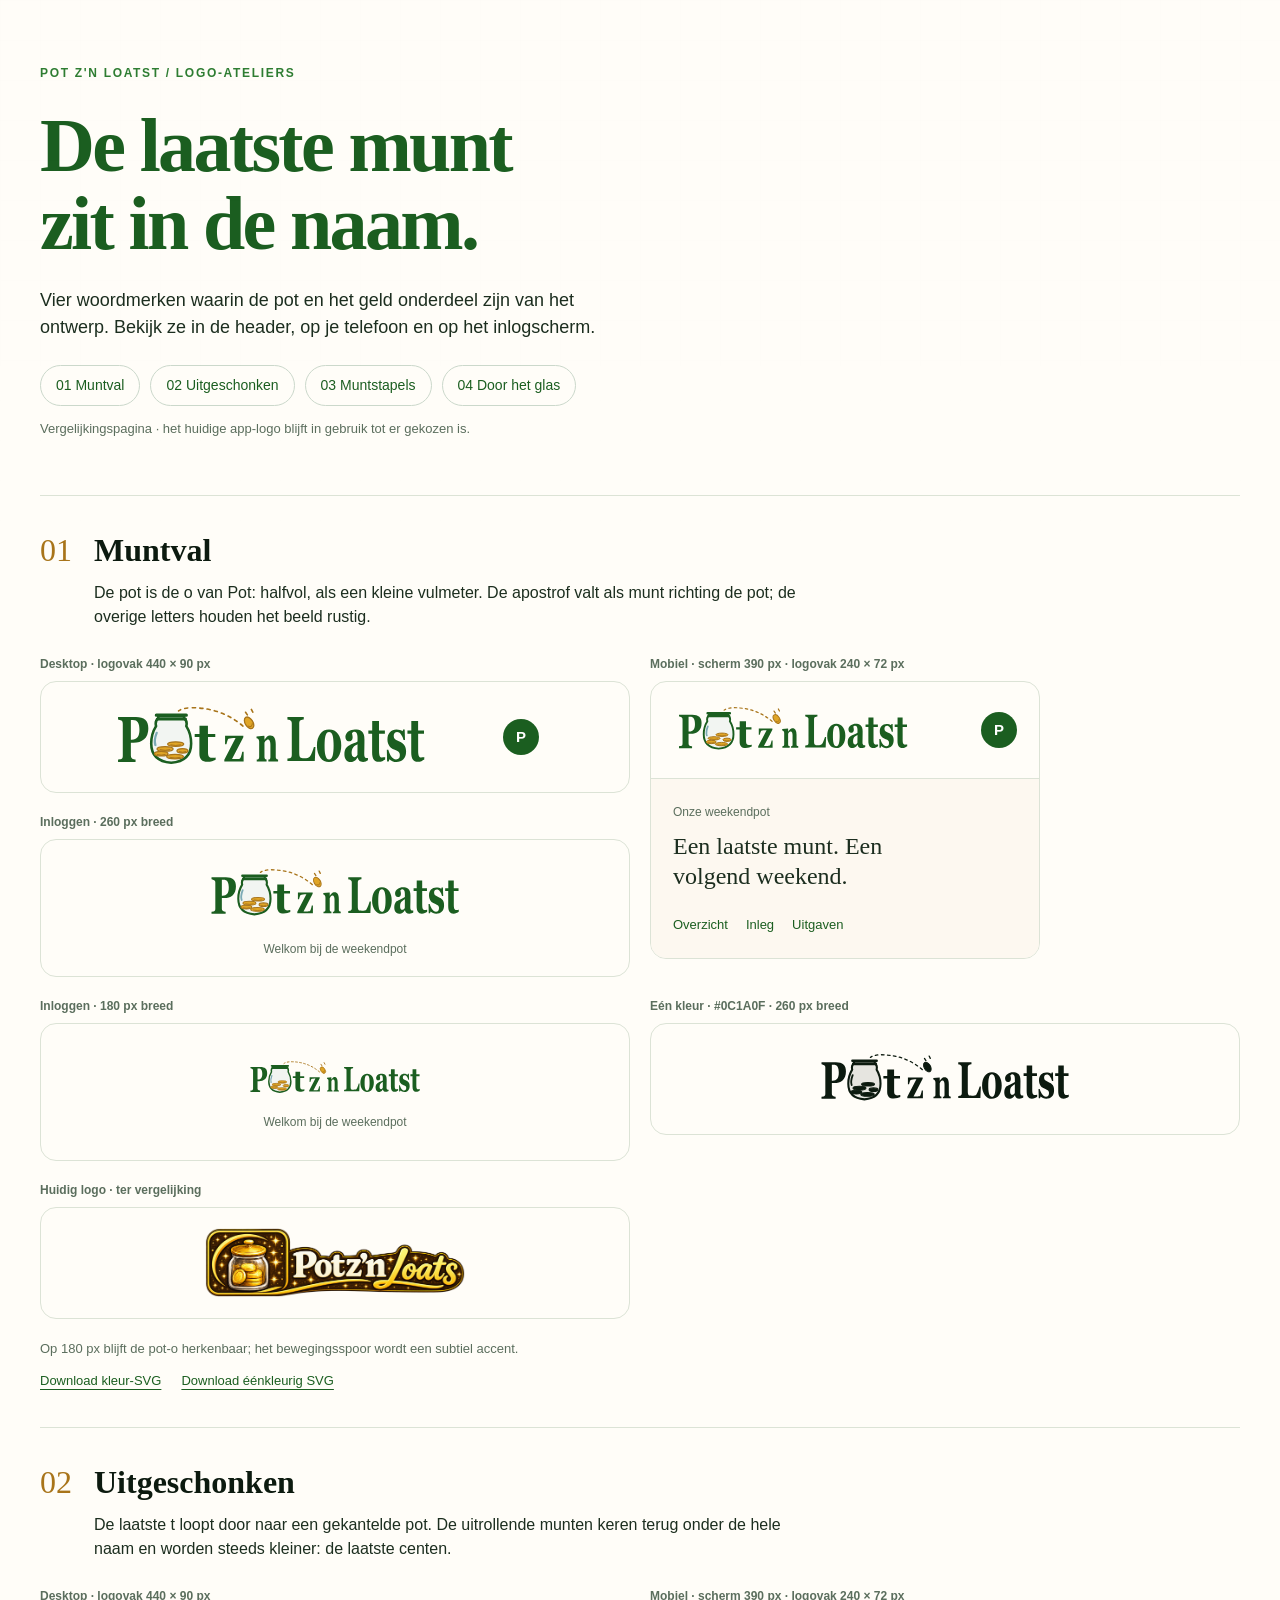
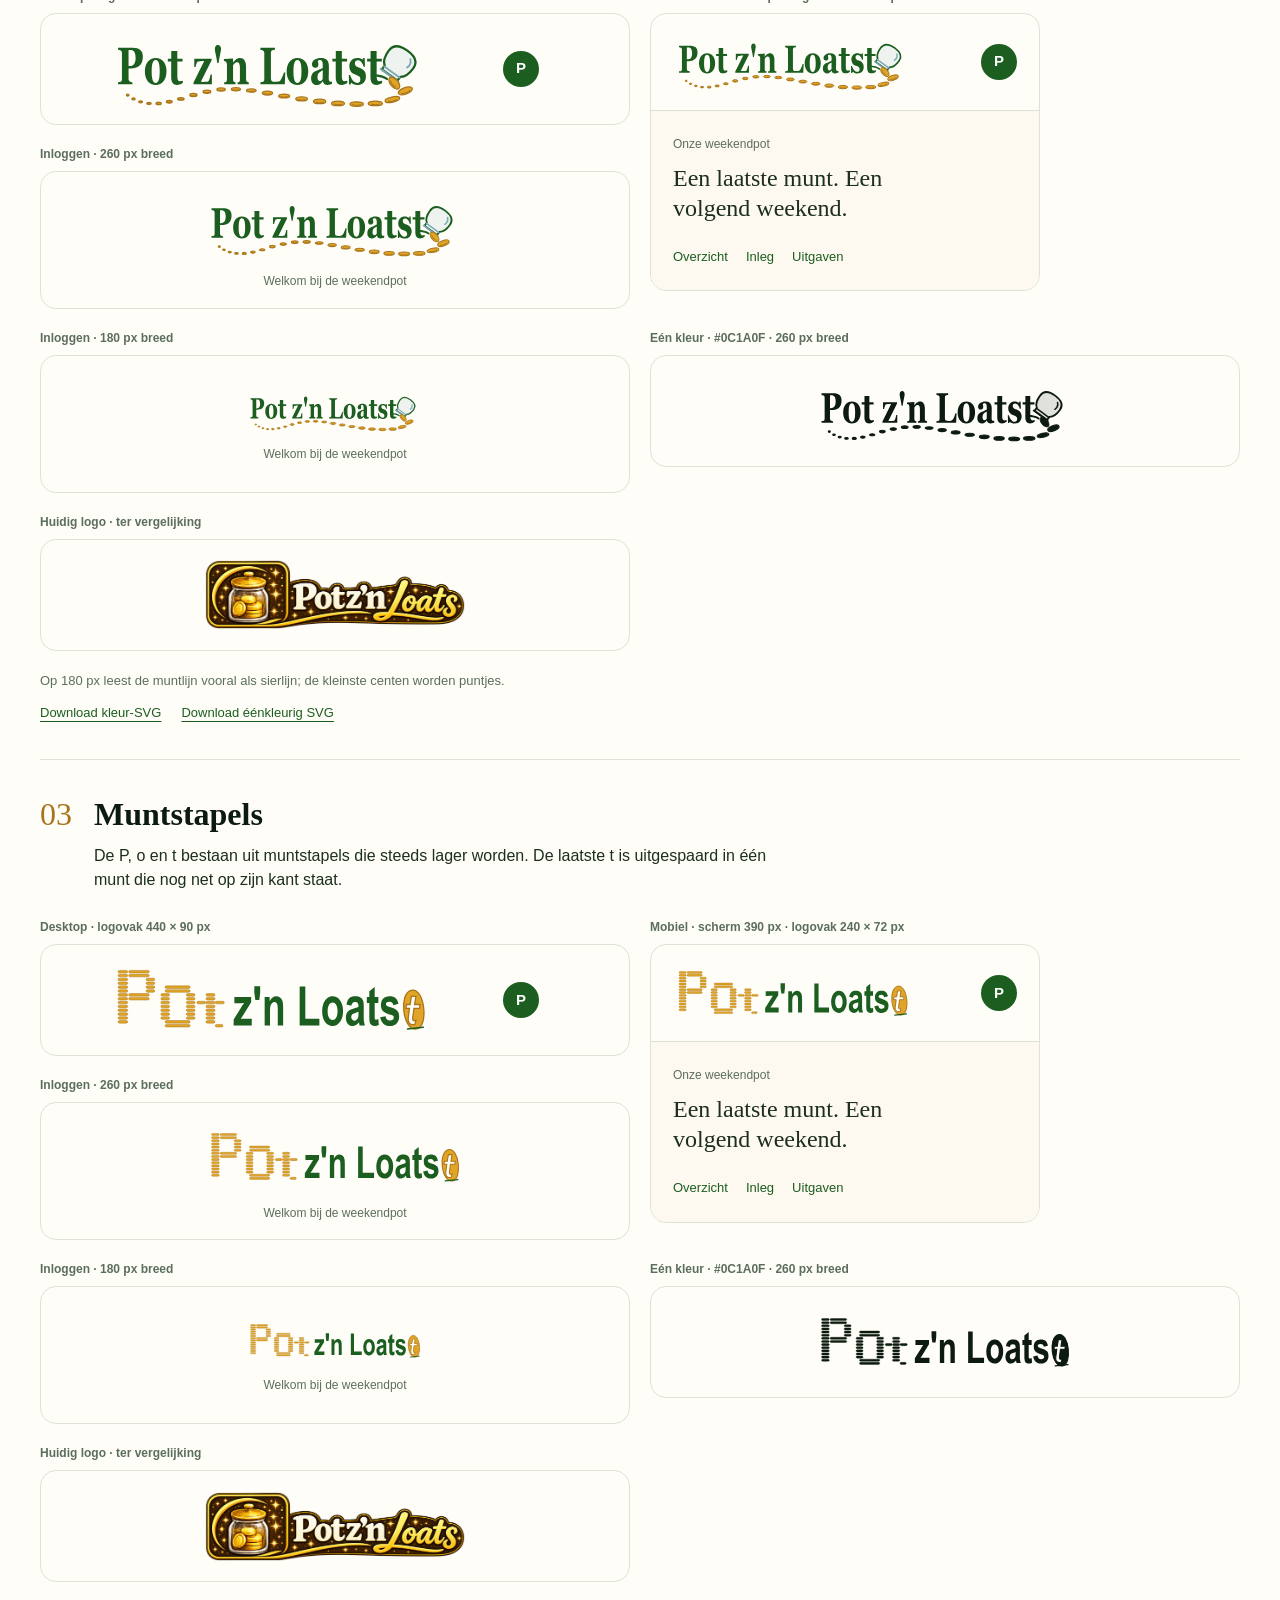
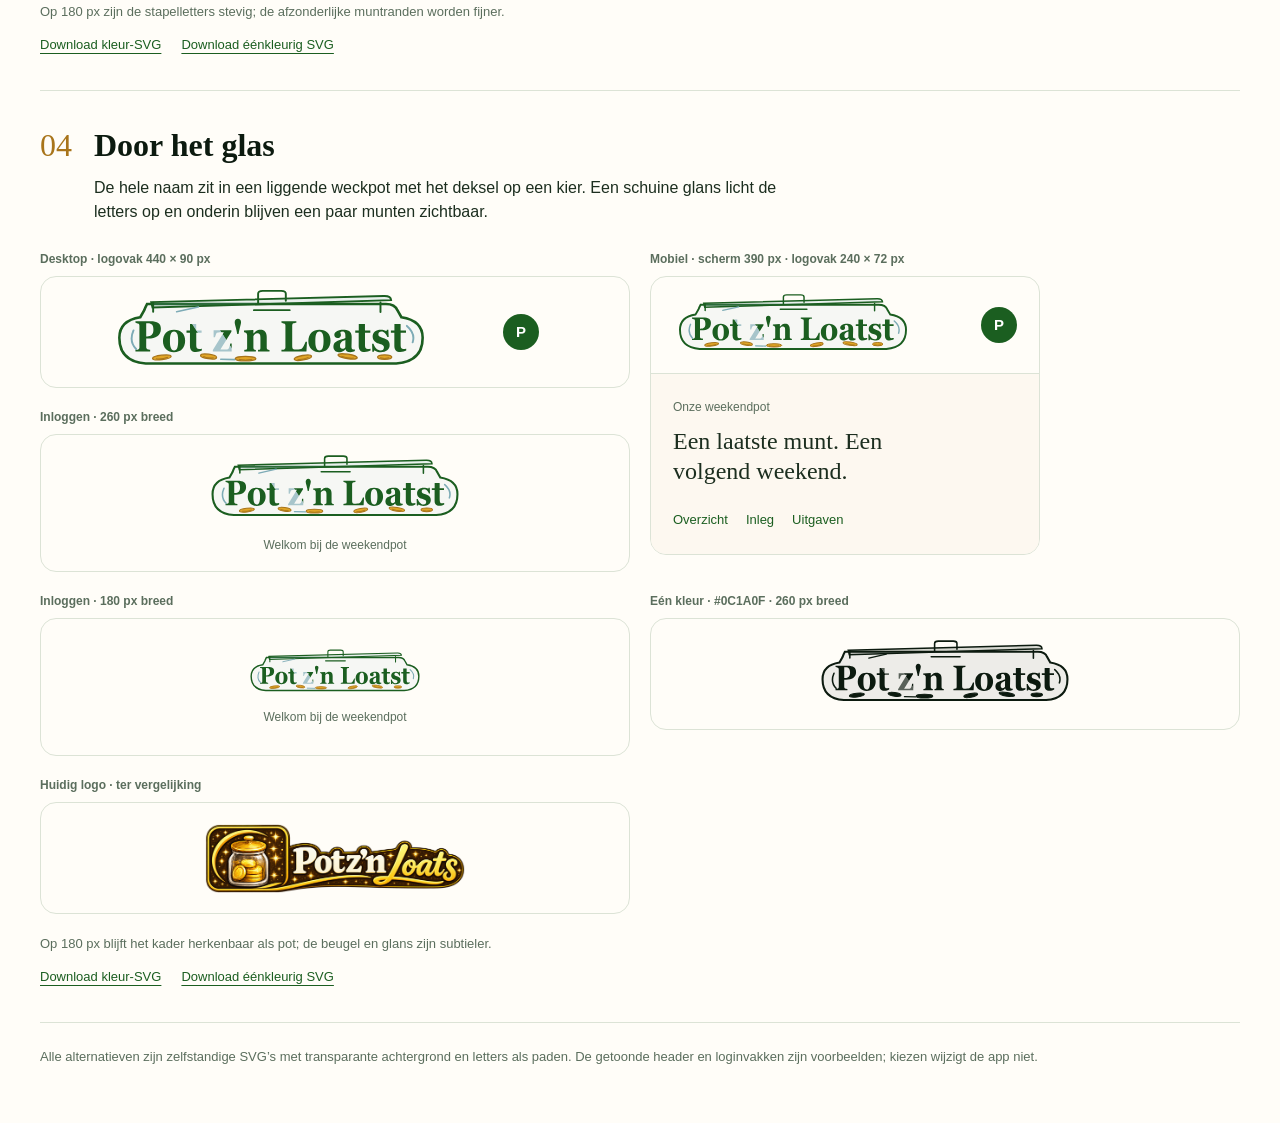
<file: logo-keuze.html>
<!doctype html>
<html lang="nl"><head><meta charset="utf-8"><meta name="viewport" content="width=device-width, initial-scale=1"><meta name="theme-color" content="#1B5E20"><title>Vier logo’s · Pot z'n Loatst</title><link rel="stylesheet" href="styles/main.css"><link rel="stylesheet" href="styles/logo-keuze.css"></head>
<body class="logo-choice"><main class="choice-shell"><header class="intro"><p class="eyebrow">Pot z'n Loatst / Logo-ateliers</p><h1>De laatste munt<br>zit in de naam.</h1><p class="intro-text">Vier woordmerken waarin de pot en het geld onderdeel zijn van het ontwerp. Bekijk ze in de header, op je telefoon en op het inlogscherm.</p><nav aria-label="Logoconcepten"><a href="#muntval">01 Muntval</a><a href="#uitgeschonken">02 Uitgeschonken</a><a href="#muntstapels">03 Muntstapels</a><a href="#door-het-glas">04 Door het glas</a></nav><p class="intro-note">Vergelijkingspagina · het huidige app-logo blijft in gebruik tot er gekozen is.</p></header><article class="choice" id="muntval">
      <div class="choice-heading"><span class="number">01</span><div><h2>Muntval</h2><p>De pot is de o van Pot: halfvol, als een kleine vulmeter. De apostrof valt als munt richting de pot; de overige letters houden het beeld rustig.</p></div></div>
      <div class="samples">
        <figure class="desktop"><figcaption>Desktop · logovak 440 × 90 px</figcaption><div class="header-demo"><div class="desktop-logo"><img class="sample-logo" src="assets/branding/alternatieven/logo-1-muntval.svg" alt="Pot z'n Loatst — Muntval" width="440" height="90" loading="lazy"></div><span class="demo-avatar" aria-hidden="true">P</span></div></figure>
        <figure class="mobile"><figcaption>Mobiel · scherm 390 px · logovak 240 × 72 px</figcaption><div class="phone"><div class="mobile-bar"><img class="sample-logo" src="assets/branding/alternatieven/logo-1-muntval.svg" alt="Pot z'n Loatst — Muntval" width="240" height="72" loading="lazy"><span class="demo-avatar" aria-hidden="true">P</span></div><div class="phone-body"><span>Onze weekendpot</span><strong>Een laatste munt. Een volgend weekend.</strong><div class="demo-tabs"><span>Overzicht</span><span>Inleg</span><span>Uitgaven</span></div></div></div></figure>
        <figure class="login"><figcaption>Inloggen · 260 px breed</figcaption><div class="login-demo"><img class="login-logo" src="assets/branding/alternatieven/logo-1-muntval.svg" alt="Pot z'n Loatst — Muntval" width="260" height="73" loading="lazy"><span>Welkom bij de weekendpot</span></div></figure>
        <figure class="login"><figcaption>Inloggen · 180 px breed</figcaption><div class="login-demo"><img class="login-logo" src="assets/branding/alternatieven/logo-1-muntval.svg" alt="Pot z'n Loatst — Muntval" width="180" height="50" loading="lazy"><span>Welkom bij de weekendpot</span></div></figure>
        <figure class="mono"><figcaption>Eén kleur · #0C1A0F · 260 px breed</figcaption><div class="mono-demo"><img class="login-logo" src="assets/branding/alternatieven/logo-1-muntval-mono.svg" alt="Pot z'n Loatst — Muntval éénkleurig" width="260" height="73" loading="lazy"></div></figure>
        <figure class="original"><figcaption>Huidig logo · ter vergelijking</figcaption><div class="original-demo"><img src="assets/branding/alternatieven/logo-huidig.png" alt="Huidig gouden logo: Potz’n Loats" width="260" height="73" loading="lazy"></div></figure>
      </div><p class="small-note">Op 180 px blijft de pot-o herkenbaar; het bewegingsspoor wordt een subtiel accent.</p>
      <div class="downloads"><a href="assets/branding/alternatieven/logo-1-muntval.svg" download>Download kleur-SVG</a><a href="assets/branding/alternatieven/logo-1-muntval-mono.svg" download>Download éénkleurig SVG</a></div>
    </article>
<article class="choice" id="uitgeschonken">
      <div class="choice-heading"><span class="number">02</span><div><h2>Uitgeschonken</h2><p>De laatste t loopt door naar een gekantelde pot. De uitrollende munten keren terug onder de hele naam en worden steeds kleiner: de laatste centen.</p></div></div>
      <div class="samples">
        <figure class="desktop"><figcaption>Desktop · logovak 440 × 90 px</figcaption><div class="header-demo"><div class="desktop-logo"><img class="sample-logo" src="assets/branding/alternatieven/logo-2-uitgeschonken.svg" alt="Pot z'n Loatst — Uitgeschonken" width="440" height="90" loading="lazy"></div><span class="demo-avatar" aria-hidden="true">P</span></div></figure>
        <figure class="mobile"><figcaption>Mobiel · scherm 390 px · logovak 240 × 72 px</figcaption><div class="phone"><div class="mobile-bar"><img class="sample-logo" src="assets/branding/alternatieven/logo-2-uitgeschonken.svg" alt="Pot z'n Loatst — Uitgeschonken" width="240" height="72" loading="lazy"><span class="demo-avatar" aria-hidden="true">P</span></div><div class="phone-body"><span>Onze weekendpot</span><strong>Een laatste munt. Een volgend weekend.</strong><div class="demo-tabs"><span>Overzicht</span><span>Inleg</span><span>Uitgaven</span></div></div></div></figure>
        <figure class="login"><figcaption>Inloggen · 260 px breed</figcaption><div class="login-demo"><img class="login-logo" src="assets/branding/alternatieven/logo-2-uitgeschonken.svg" alt="Pot z'n Loatst — Uitgeschonken" width="260" height="73" loading="lazy"><span>Welkom bij de weekendpot</span></div></figure>
        <figure class="login"><figcaption>Inloggen · 180 px breed</figcaption><div class="login-demo"><img class="login-logo" src="assets/branding/alternatieven/logo-2-uitgeschonken.svg" alt="Pot z'n Loatst — Uitgeschonken" width="180" height="50" loading="lazy"><span>Welkom bij de weekendpot</span></div></figure>
        <figure class="mono"><figcaption>Eén kleur · #0C1A0F · 260 px breed</figcaption><div class="mono-demo"><img class="login-logo" src="assets/branding/alternatieven/logo-2-uitgeschonken-mono.svg" alt="Pot z'n Loatst — Uitgeschonken éénkleurig" width="260" height="73" loading="lazy"></div></figure>
        <figure class="original"><figcaption>Huidig logo · ter vergelijking</figcaption><div class="original-demo"><img src="assets/branding/alternatieven/logo-huidig.png" alt="Huidig gouden logo: Potz’n Loats" width="260" height="73" loading="lazy"></div></figure>
      </div><p class="small-note">Op 180 px leest de muntlijn vooral als sierlijn; de kleinste centen worden puntjes.</p>
      <div class="downloads"><a href="assets/branding/alternatieven/logo-2-uitgeschonken.svg" download>Download kleur-SVG</a><a href="assets/branding/alternatieven/logo-2-uitgeschonken-mono.svg" download>Download éénkleurig SVG</a></div>
    </article>
<article class="choice" id="muntstapels">
      <div class="choice-heading"><span class="number">03</span><div><h2>Muntstapels</h2><p>De P, o en t bestaan uit muntstapels die steeds lager worden. De laatste t is uitgespaard in één munt die nog net op zijn kant staat.</p></div></div>
      <div class="samples">
        <figure class="desktop"><figcaption>Desktop · logovak 440 × 90 px</figcaption><div class="header-demo"><div class="desktop-logo"><img class="sample-logo" src="assets/branding/alternatieven/logo-3-muntstapels.svg" alt="Pot z'n Loatst — Muntstapels" width="440" height="90" loading="lazy"></div><span class="demo-avatar" aria-hidden="true">P</span></div></figure>
        <figure class="mobile"><figcaption>Mobiel · scherm 390 px · logovak 240 × 72 px</figcaption><div class="phone"><div class="mobile-bar"><img class="sample-logo" src="assets/branding/alternatieven/logo-3-muntstapels.svg" alt="Pot z'n Loatst — Muntstapels" width="240" height="72" loading="lazy"><span class="demo-avatar" aria-hidden="true">P</span></div><div class="phone-body"><span>Onze weekendpot</span><strong>Een laatste munt. Een volgend weekend.</strong><div class="demo-tabs"><span>Overzicht</span><span>Inleg</span><span>Uitgaven</span></div></div></div></figure>
        <figure class="login"><figcaption>Inloggen · 260 px breed</figcaption><div class="login-demo"><img class="login-logo" src="assets/branding/alternatieven/logo-3-muntstapels.svg" alt="Pot z'n Loatst — Muntstapels" width="260" height="73" loading="lazy"><span>Welkom bij de weekendpot</span></div></figure>
        <figure class="login"><figcaption>Inloggen · 180 px breed</figcaption><div class="login-demo"><img class="login-logo" src="assets/branding/alternatieven/logo-3-muntstapels.svg" alt="Pot z'n Loatst — Muntstapels" width="180" height="50" loading="lazy"><span>Welkom bij de weekendpot</span></div></figure>
        <figure class="mono"><figcaption>Eén kleur · #0C1A0F · 260 px breed</figcaption><div class="mono-demo"><img class="login-logo" src="assets/branding/alternatieven/logo-3-muntstapels-mono.svg" alt="Pot z'n Loatst — Muntstapels éénkleurig" width="260" height="73" loading="lazy"></div></figure>
        <figure class="original"><figcaption>Huidig logo · ter vergelijking</figcaption><div class="original-demo"><img src="assets/branding/alternatieven/logo-huidig.png" alt="Huidig gouden logo: Potz’n Loats" width="260" height="73" loading="lazy"></div></figure>
      </div><p class="small-note">Op 180 px zijn de stapelletters stevig; de afzonderlijke muntranden worden fijner.</p>
      <div class="downloads"><a href="assets/branding/alternatieven/logo-3-muntstapels.svg" download>Download kleur-SVG</a><a href="assets/branding/alternatieven/logo-3-muntstapels-mono.svg" download>Download éénkleurig SVG</a></div>
    </article>
<article class="choice" id="door-het-glas">
      <div class="choice-heading"><span class="number">04</span><div><h2>Door het glas</h2><p>De hele naam zit in een liggende weckpot met het deksel op een kier. Een schuine glans licht de letters op en onderin blijven een paar munten zichtbaar.</p></div></div>
      <div class="samples">
        <figure class="desktop"><figcaption>Desktop · logovak 440 × 90 px</figcaption><div class="header-demo"><div class="desktop-logo"><img class="sample-logo" src="assets/branding/alternatieven/logo-4-door-het-glas.svg" alt="Pot z'n Loatst — Door het glas" width="440" height="90" loading="lazy"></div><span class="demo-avatar" aria-hidden="true">P</span></div></figure>
        <figure class="mobile"><figcaption>Mobiel · scherm 390 px · logovak 240 × 72 px</figcaption><div class="phone"><div class="mobile-bar"><img class="sample-logo" src="assets/branding/alternatieven/logo-4-door-het-glas.svg" alt="Pot z'n Loatst — Door het glas" width="240" height="72" loading="lazy"><span class="demo-avatar" aria-hidden="true">P</span></div><div class="phone-body"><span>Onze weekendpot</span><strong>Een laatste munt. Een volgend weekend.</strong><div class="demo-tabs"><span>Overzicht</span><span>Inleg</span><span>Uitgaven</span></div></div></div></figure>
        <figure class="login"><figcaption>Inloggen · 260 px breed</figcaption><div class="login-demo"><img class="login-logo" src="assets/branding/alternatieven/logo-4-door-het-glas.svg" alt="Pot z'n Loatst — Door het glas" width="260" height="73" loading="lazy"><span>Welkom bij de weekendpot</span></div></figure>
        <figure class="login"><figcaption>Inloggen · 180 px breed</figcaption><div class="login-demo"><img class="login-logo" src="assets/branding/alternatieven/logo-4-door-het-glas.svg" alt="Pot z'n Loatst — Door het glas" width="180" height="50" loading="lazy"><span>Welkom bij de weekendpot</span></div></figure>
        <figure class="mono"><figcaption>Eén kleur · #0C1A0F · 260 px breed</figcaption><div class="mono-demo"><img class="login-logo" src="assets/branding/alternatieven/logo-4-door-het-glas-mono.svg" alt="Pot z'n Loatst — Door het glas éénkleurig" width="260" height="73" loading="lazy"></div></figure>
        <figure class="original"><figcaption>Huidig logo · ter vergelijking</figcaption><div class="original-demo"><img src="assets/branding/alternatieven/logo-huidig.png" alt="Huidig gouden logo: Potz’n Loats" width="260" height="73" loading="lazy"></div></figure>
      </div><p class="small-note">Op 180 px blijft het kader herkenbaar als pot; de beugel en glans zijn subtieler.</p>
      <div class="downloads"><a href="assets/branding/alternatieven/logo-4-door-het-glas.svg" download>Download kleur-SVG</a><a href="assets/branding/alternatieven/logo-4-door-het-glas-mono.svg" download>Download éénkleurig SVG</a></div>
    </article><footer>Alle alternatieven zijn zelfstandige SVG’s met transparante achtergrond en letters als paden. De getoonde header en loginvakken zijn voorbeelden; kiezen wijzigt de app niet.</footer></main></body></html>
</file>
<file: styles/main.css>
/* Zorg dat [hidden] altijd werkt, ook als display: grid/flex via een klasse is gezet */
[hidden] { display: none !important; }

:root {
  /* Pot z'n Loatst — Klassiek Groen palette */
  --bg: #FDF8F0;
  --paper: #FFFDF8;
  --panel: rgba(255, 253, 248, 0.97);
  --panel-strong: #FFFDF8;

  --ink: #0C1A0F;
  --text: #1C2E1F;
  --muted: #5B6E5D;

  --blue: #1E40AF;
  --blue-dark: #1E3A8A;
  --blue-soft: rgba(30, 64, 175, 0.12);

  --cyan: #2E7D32;
  --cyan-dark: #1B5E20;
  --cyan-soft: rgba(46, 125, 50, 0.15);

  --green: #10B981;
  --green-soft: rgba(16, 185, 129, 0.15);

  --red: #EF4444;
  --red-soft: rgba(239, 68, 68, 0.12);

  --gold: #43A047;
  --gold-soft: rgba(67, 160, 71, 0.15);

  /* Aliases */
  --olive: #2E7D32;
  --olive-dark: #1B5E20;
  --olive-soft: rgba(46, 125, 50, 0.12);
  --terracotta: #EF4444;
  --success: #10B981;
  --success-soft: rgba(16, 185, 129, 0.15);
  --warning: #43A047;
  --warning-soft: rgba(67, 160, 71, 0.12);
  --info: #1E40AF;
  --info-soft: rgba(30, 64, 175, 0.12);

  --line: rgba(12, 26, 15, 0.11);
  --ring: rgba(46, 125, 50, 0.40);
  --shadow: 0 18px 44px rgba(12, 26, 15, 0.09);
  --shadow-sm: 0 2px 8px rgba(12, 26, 15, 0.06);

  /* Glassmorphism tokens */
  --glass-bg:     rgba(255, 255, 255, 0.07);
  --glass-border: rgba(255, 255, 255, 0.15);
  --glass-shadow: 0 8px 32px rgba(0, 0, 0, 0.28), inset 0 1px 0 rgba(255, 255, 255, 0.09);
  --glass-blur:   blur(14px) saturate(130%);

  --radius-xl: 20px;
  --radius-lg: 16px;
  --radius-md: 12px;
}

* {
  box-sizing: border-box;
}

body {
  margin: 0;
  min-height: 100vh;
  font-family: "Nunito", "Aptos", "Segoe UI", Verdana, sans-serif;
  font-size: 16px;
  line-height: 1.5;
  color: var(--text);
  background: linear-gradient(180deg, #FDF8F0 0%, #F5EEE2 100%);
  position: relative;
}

body::before {
  content: "";
  position: fixed;
  inset: 0;
  pointer-events: none;
  background-image:
    linear-gradient(rgba(12, 26, 15, 0.015) 1px, transparent 1px),
    linear-gradient(90deg, rgba(12, 26, 15, 0.015) 1px, transparent 1px);
  background-size: 40px 40px;
  mask-image: linear-gradient(180deg, rgba(0, 0, 0, 0.25), transparent 80%);
}

.backdrop-orb {
  position: fixed;
  width: 26rem;
  height: 26rem;
  border-radius: 999px;
  filter: blur(28px);
  opacity: 0.22;
  pointer-events: none;
}

.backdrop-orb--left {
  top: -12rem;
  left: -12rem;
  background: radial-gradient(circle, rgba(46, 125, 50, 0.08), rgba(46, 125, 50, 0));
}

.backdrop-orb--right {
  right: -10rem;
  top: 8rem;
  background: radial-gradient(circle, rgba(12, 26, 15, 0.08), rgba(12, 26, 15, 0));
}

button,
input,
select,
textarea {
  font: inherit;
}

.app-shell {
  width: min(1180px, calc(100vw - 32px));
  margin: 0 auto;
  padding: 20px 0 28px;
}

.account-menu {
  position: relative;
}

.account-menu__trigger {
  display: flex;
  align-items: center;
  justify-content: center;
  padding: 2px;
  border: 2px solid transparent;
  border-radius: 999px;
  background: none;
  cursor: pointer;
  touch-action: manipulation;
  transition: border-color 0.15s ease;
}

.account-menu__trigger:hover,
.account-menu__trigger[aria-expanded="true"] {
  border-color: rgba(46, 125, 50, 0.55);
}

.account-menu__avatar {
  width: 64px;
  height: 64px;
  border-radius: 999px;
  overflow: hidden;
  background: linear-gradient(135deg, #1B5E20, #2E7D32);
  color: #ffffff;
  display: grid;
  place-items: center;
  font-weight: 700;
  font-size: 22px;
  pointer-events: none;
}

.account-menu__avatar img {
  width: 100%;
  height: 100%;
  object-fit: cover;
}

.account-menu__dropdown {
  position: absolute;
  top: calc(100% + 8px);
  right: 0;
  min-width: 160px;
  background: #FFFDF8;
  border: 1px solid rgba(12, 26, 15, 0.10);
  border-radius: 14px;
  box-shadow: 0 8px 28px rgba(12, 26, 15, 0.13);
  overflow: hidden;
  z-index: 9999;
}

.password-wrap {
  position: relative;
  display: flex;
  align-items: center;
}
.password-wrap input {
  width: 100%;
  padding-right: 44px;
  box-sizing: border-box;
}
.eye-toggle {
  position: absolute;
  right: 10px;
  background: none;
  border: none;
  cursor: pointer;
  color: var(--muted);
  padding: 4px;
  display: flex;
  align-items: center;
  line-height: 1;
}
.eye-toggle:hover { color: var(--ink); }

.close-btn {
  flex-shrink: 0;
  width: 32px;
  height: 32px;
  border-radius: 50%;
  border: 1px solid var(--line);
  background: rgba(255,255,255,0.9);
  color: var(--ink);
  font-size: 1rem;
  line-height: 1;
  display: flex;
  align-items: center;
  justify-content: center;
  cursor: pointer;
  padding: 0;
  transition: background 0.15s;
}
.close-btn:hover { background: var(--cyan-soft); transform: none; }

.account-menu__item {
  display: block;
  width: 100%;
  padding: 12px 16px;
  text-align: left;
  background: none;
  border: none;
  border-top: 1px solid rgba(28, 46, 31, 0.06);
  font: inherit;
  font-size: 0.875rem;
  font-weight: 600;
  color: var(--ink);
  cursor: pointer;
  touch-action: manipulation;
  transition: background 0.1s ease;
}

.account-menu__item:first-child {
  border-top: none;
}

.account-menu__item:hover {
  background: var(--cyan-soft);
}

.account-menu__item--danger {
  color: var(--terracotta);
}

.account-menu__item--danger:hover {
  background: var(--red-soft);
}

.login-wall { display: none; }

/* Volledig-scherm login overlay */
.login-overlay {
  position: fixed;
  inset: 0;
  z-index: 9000;
  background: linear-gradient(160deg, #0B1F0F 0%, #163A1E 45%, #1F5429 100%);
  display: flex;
  align-items: center;
  justify-content: center;
  padding: 24px;
}
.login-overlay[hidden] { display: none; }

.login-overlay__card {
  display: flex;
  flex-direction: column;
  align-items: center;
  max-width: 340px;
  width: 100%;
  text-align: center;
  background: #faf8f3;
  border-radius: 20px;
  padding: 36px 36px 40px;
  box-shadow: 0 24px 60px rgba(0, 0, 0, 0.55), 0 4px 16px rgba(0,0,0,0.3);
}

.login-overlay__logo {
  width: 260px;
  max-width: 100%;
  margin-bottom: 4px;
}

.login-overlay__divider {
  width: 48px;
  height: 2px;
  background: linear-gradient(90deg, transparent, #2E7D32, transparent);
  border-radius: 2px;
  margin: 16px 0 20px;
}

.login-overlay__sub {
  margin: 0 0 28px;
  color: #1B5E20;
  font-size: 0.8rem;
  letter-spacing: 0.1em;
  text-transform: uppercase;
  font-weight: 600;
}

.login-overlay__btn {
  display: inline-flex;
  align-items: center;
  justify-content: center;
  background: linear-gradient(135deg, #2E7D32 0%, #43A047 100%);
  color: #ffffff;
  font-weight: 700;
  font-size: 0.95rem;
  letter-spacing: 0.03em;
  padding: 13px 52px;
  border: none;
  border-radius: 100px;
  cursor: pointer;
  box-shadow: 0 4px 16px rgba(46, 125, 50, 0.45), 0 8px 24px rgba(46, 125, 50, 0.28);
  transition: transform 0.15s ease, box-shadow 0.15s ease;
  min-width: 180px;
}
.login-overlay__btn:hover {
  background: linear-gradient(135deg, #1B5E20 0%, #2E7D32 100%);
  box-shadow: 0 6px 24px rgba(46, 125, 50, 0.55);
  transform: translateY(-2px);
}
.login-overlay__btn:active {
  transform: translateY(0);
  box-shadow: 0 2px 8px rgba(46, 125, 50, 0.3);
}
.login-overlay__btn:disabled {
  opacity: 0.65;
  cursor: not-allowed;
  transform: none;
}

.login-overlay__form {
  width: 100%;
  display: flex;
  flex-direction: column;
  gap: 14px;
  margin-bottom: 0;
}
.login-overlay__label {
  display: flex;
  flex-direction: column;
  gap: 5px;
  font-size: 0.8rem;
  font-weight: 600;
  color: #1C2E1F;
  text-align: left;
}
.login-overlay__input {
  width: 100%;
  padding: 10px 14px;
  border: 1.5px solid #d1d5db;
  border-radius: 10px;
  font-size: 0.95rem;
  background: #FFFDF8;
  color: #1C2E1F;
  box-sizing: border-box;
  outline: none;
  transition: border-color 0.15s;
}
.login-overlay__input:focus {
  border-color: #d97706;
  box-shadow: 0 0 0 3px rgba(46, 125, 50, 0.18);
}
.login-overlay__pw-wrap {
  position: relative;
  display: flex;
  align-items: center;
}
.login-overlay__pw-wrap .login-overlay__input {
  padding-right: 44px;
}
.login-overlay__eye {
  position: absolute;
  right: 10px;
  background: none;
  border: none;
  cursor: pointer;
  font-size: 1rem;
  padding: 2px 4px;
  color: #5B6E5D;
  line-height: 1;
}
.login-overlay__status {
  font-size: 0.82rem;
  font-weight: 500;
  margin: 0;
  text-align: left;
  color: #DC2626;
}
.login-overlay__sub {
  margin: 0 0 4px;
}

.avatar-crop-wrap {
  display: flex;
  flex-direction: column;
  align-items: center;
  gap: 12px;
  margin: 4px 0 8px;
}
.avatar-crop-stage {
  position: relative;
  width: 160px;
  height: 160px;
  border-radius: 50%;
  overflow: hidden;
  cursor: grab;
  background: rgba(28, 46, 31, 0.07);
  touch-action: none;
  box-shadow: 0 0 0 3px rgba(27, 94, 32, 0.35), 0 4px 14px rgba(28, 46, 31, 0.1);
}
.avatar-crop-stage:active { cursor: grabbing; }
.avatar-crop-img {
  position: absolute;
  top: 0;
  left: 0;
  transform-origin: top left;
  user-select: none;
  pointer-events: none;
  will-change: transform;
}
.avatar-crop-zoom-row {
  display: flex;
  align-items: center;
  gap: 8px;
  font-size: 0.8rem;
  color: var(--muted);
}
.avatar-crop-zoom-row input[type="range"] {
  width: 120px;
  accent-color: var(--olive);
  cursor: pointer;
}

.profile-modal {
  position: fixed;
  inset: 0;
  z-index: 2147483647;
  display: grid;
  place-items: center;
  padding: 16px;
}

.profile-modal[hidden] {
  display: none;
}

.profile-modal__backdrop {
  position: absolute;
  inset: 0;
  background: rgba(28, 46, 31, 0.50);
  backdrop-filter: blur(8px);
}

.profile-modal__dialog {
  position: relative;
  width: min(576px, 100%);
  padding: 24px;
  border-radius: 24px;
  background: #FFFDF8;
  border: 1px solid rgba(28, 46, 31, 0.08);
  box-shadow: 0 30px 80px rgba(28, 46, 31, 0.22);
}

.profile-modal__header {
  display: flex;
  align-items: flex-start;
  justify-content: space-between;
  gap: 16px;
  margin-bottom: 16px;
}

.profile-modal__header h3,
.profile-modal__header p {
  margin: 0;
}

.profile-modal__header p {
  color: var(--muted);
  margin-top: 6px;
}

.profile-preview {
  display: flex;
  align-items: center;
  gap: 16px;
  padding: 16px;
  border-radius: 18px;
  background: linear-gradient(135deg, rgba(27, 94, 32, 0.08), rgba(28, 46, 31, 0.10));
  margin-bottom: 16px;
}

.profile-preview__avatar {
  width: 72px;
  height: 72px;
  border-radius: 999px;
  overflow: hidden;
  display: grid;
  place-items: center;
  background: linear-gradient(135deg, #1B5E20, #2E7D32);
  color: #FFFBEB;
  font-size: 21px;
  font-weight: 700;
}

.profile-preview__avatar img {
  width: 100%;
  height: 100%;
  object-fit: cover;
}

.profile-preview strong,
.profile-preview p {
  margin: 0;
}

.profile-preview p {
  color: var(--muted);
  margin-top: 4px;
}

.hero {
  display: block;
  margin-bottom: 18px;
  position: relative;
  z-index: 50;
}

.panel {
  position: relative;
  border: 1px solid rgba(28, 46, 31, 0.08);
  border-radius: var(--radius-xl);
  background: var(--panel);
  backdrop-filter: blur(10px);
  box-shadow: var(--shadow);
  overflow: hidden;
}

.panel::after,
.hero__content::after {
  content: "";
  position: absolute;
  inset: auto 18px 16px auto;
  width: 104px;
  height: 104px;
  border-radius: 50%;
  background: rgba(46, 125, 50, 0.08);
  filter: blur(3px);
}

.panel > * {
  position: relative;
  z-index: 1;
}

/* Lichte header: het Muntval-logo (donkergroene letters, gouden munten) is
   gemaakt voor een crème ondergrond. Goudrand onderaan = kleur van de munten. */
.panel--workspace {
  background: linear-gradient(180deg, #FFFDF8 0%, #FBF3E2 100%);
  border-color: rgba(168, 116, 26, 0.18);
  border-bottom: 3px solid rgba(224, 165, 38, 0.6);
  overflow: visible;
}

.hero__content {
  position: relative;
  padding: 12px 24px;
  display: grid;
  gap: 8px;
  align-items: center;
  overflow: visible;
  isolation: auto;
}

.hero__bar {
  display: flex;
  align-items: center;
  justify-content: space-between;
  flex-wrap: nowrap;
  gap: 16px;
}

.hero__brand {
  flex: 1 1 auto;
  display: grid;
  place-items: center;
  min-width: 0;
  overflow: hidden;
}

.hero__menu {
  position: relative;
  z-index: 130;
  flex: 0 0 auto;
  display: flex;
  align-items: center;
  gap: 12px;
}

h1,
h2,
h3 {
  margin: 0;
  font-family: Georgia, "Times New Roman", serif;
  line-height: 0.95;
  color: var(--ink);
}

h1 {
  font-size: clamp(3.8rem, 7vw, 5.8rem);
  color: var(--ink);
}

.brand-heading {
  line-height: 1;
  margin: 0;
  width: 100%;
  display: grid;
  justify-items: center;
  place-items: center;
  padding: 0;
  background: transparent;
}

.brand-logo {
  display: block;
  width: 100%;
  height: auto;
  object-fit: contain;
}

/* Zelfde balkhoogte als voorheen (90px); het logo-bestand is strak
   bijgesneden, dus het logo vult die hoogte nu volledig. */
.brand-logo--main {
  width: 100%;
  max-width: min(440px, 50vw);
  max-height: min(12vh, 90px);
  object-position: center;
}

.whatsapp-share-btn {
  display: inline-flex;
  align-items: center;
  gap: 8px;
  padding: 9px 16px;
  background: #25D366;
  color: #fff;
  border-radius: var(--radius-md);
  font-size: 0.88rem;
  font-weight: 700;
  text-decoration: none;
  margin-bottom: 16px;
}
.whatsapp-share-btn:hover {
  background: #1ebe5d;
}

.shared-view-badge {
  display: inline-flex;
  align-items: center;
  gap: 6px;
  padding: 4px 12px;
  background: rgba(46, 125, 50, 0.12);
  border: 1px solid rgba(46, 125, 50, 0.3);
  border-radius: 20px;
  color: #1B5E20;
  font-size: 0.78rem;
  font-weight: 600;
  margin-top: 6px;
}

.brand-logo--weekend {
  width: min(118px, 100%);
  max-height: 82px;
  margin: 0;
  object-position: center;
  mix-blend-mode: darken;
}

.weekend-logo-wrap {
  display: block;
  margin-bottom: 0;
}

/* Sectiekop ("Bewegingen in de pot"): kleiner dan de bedragen in de
   overzichtskaarten (tot 1.65rem), groter dan de groepskoppen eronder. */
h2 {
  font-size: 1.35rem;
}

h3 {
  font-size: 1.6rem;
}

.muted {
  color: var(--muted);
}

.button-row {
  display: flex;
  flex-wrap: wrap;
  gap: 10px;
}

.pill {
  display: inline-flex;
  align-items: center;
  justify-content: center;
  padding: 10px 14px;
  border-radius: 999px;
  background: rgba(255, 253, 248, 0.88);
  border: 1px solid var(--line);
  font-size: 0.92rem;
  font-weight: 700;
}

.layout {
  display: grid;
  grid-template-columns: repeat(2, minmax(0, 1fr));
  gap: 20px;
}

.site-footer {
  display: flex;
  justify-content: space-between;
  align-items: center;
  gap: 16px;
  padding: 10px 4px 0;
  color: var(--muted);
}

.site-footer__brand {
  display: flex;
  align-items: center;
}

.site-footer__credit {
  margin: 0;
  font-size: 0.92rem;
}

.panel {
  padding: 28px 30px 32px;
}

/* Het tabs-blok heeft geen eigen kader meer, dus ook geen zijruimte: tabbalk
   en inhoud zijn zo even breed als de header. Specifieker dan .panel, zodat
   de padding van .panel (ook in de tablet-media-query) hier niet geldt. */
.panel.panel--tabs {
  padding: 10px 0 32px;
}

.panel--tabs {
  grid-column: 1 / -1;
  background: transparent;
  box-shadow: none;
  border: 0;
  backdrop-filter: none;
  position: relative;
  z-index: 1;
}

.panel__header--tabs {
  margin-bottom: 18px;
}

.tab-bar {
  display: flex;
  flex-wrap: nowrap;
  gap: 6px;
  padding: 6px;
  border-radius: 16px;
  background: rgba(255, 255, 255, 0.45);
  backdrop-filter: blur(18px) saturate(180%);
  -webkit-backdrop-filter: blur(18px) saturate(180%);
  border: 1px solid rgba(255, 255, 255, 0.5);
  width: 100%;
  box-sizing: border-box;
}

.tab-button {
  flex: 1 1 0;
  min-width: 0;
  border: 0;
  border-radius: var(--radius-md);
  padding: 11px 14px;
  background: transparent;
  color: var(--muted);
  font-weight: 800;
  font-size: 0.9rem;
  white-space: nowrap;
  text-align: center;
  cursor: pointer;
  transition: background 0.2s ease, color 0.2s ease, transform 0.2s ease, box-shadow 0.2s ease;
  min-height: 44px;
}

.tab-button:hover {
  transform: translateY(-1px);
  color: var(--ink);
}

.tab-button.is-active {
  color: var(--ink);
  background: linear-gradient(135deg, rgba(255, 255, 255, 1), rgba(236, 249, 252, 0.95));
  box-shadow: 0 8px 20px rgba(46, 125, 50, 0.12);
}

.tab-panel {
  display: none;
}

.tab-panel.is-active {
  display: block;
}

.tab-panel--overview {
  display: grid;
  gap: 18px;
}

.section-divider {
  border: none;
  border-top: 1px solid var(--line);
  margin: 22px 0;
}

.subpanel {
  padding: 24px;
  border-radius: var(--radius-lg);
  background: linear-gradient(180deg, rgba(255, 253, 248, 0.99), rgba(253, 248, 240, 0.97));
  border: 1px solid var(--line);
  box-shadow: 0 8px 22px rgba(28, 46, 31, 0.05);
}

.panel__header {
  display: flex;
  gap: 16px;
  justify-content: space-between;
  align-items: flex-start;
  margin-bottom: 18px;
}


.summary-grid {
  display: grid;
  gap: 16px;
}

.share-dialog {
  max-height: 90dvh;
  overflow-y: auto;
}

.share-options {
  margin: 0;
  padding: 12px 14px;
  border: 1px solid var(--line);
  border-radius: var(--radius-md);
}

.share-options legend {
  padding: 0 6px;
  font-weight: 800;
  font-size: 0.9rem;
}

.share-options__list {
  display: grid;
  gap: 6px;
}

.share-option {
  display: flex;
  align-items: center;
  gap: 10px;
  font-weight: 600;
  cursor: pointer;
}

.share-option__split {
  display: block;
  color: var(--muted);
  font-weight: 500;
  font-size: 0.8rem;
}

.share-option input[type="checkbox"] {
  width: 18px;
  height: 18px;
  min-height: 0;
  padding: 0;
  flex-shrink: 0;
  accent-color: var(--olive);
}

.share-preview {
  margin: 0;
  padding: 12px 14px;
  max-height: 220px;
  overflow-y: auto;
  border-radius: var(--radius-md);
  background: rgba(37, 211, 102, 0.08);
  border: 1px solid rgba(37, 211, 102, 0.3);
  font: inherit;
  font-size: 0.85rem;
  white-space: pre-wrap;
  word-break: break-word;
}

.wa-icon {
  width: 20px;
  height: 20px;
  flex-shrink: 0;
  fill: currentColor;
}

#share-form .primary-button,
.share-whatsapp-button {
  display: inline-flex;
  align-items: center;
  justify-content: center;
  gap: 8px;
}

.share-whatsapp-button .wa-icon {
  fill: #25D366;
}

/* Compacte pil rechts op de kopregel van "Bewegingen in de pot". */
.share-whatsapp-button {
  flex-shrink: 0;
  gap: 6px;
  padding: 7px 12px;
  border: 1px solid rgba(37, 211, 102, 0.45);
  border-radius: 999px;
  background: rgba(37, 211, 102, 0.12);
  color: #075E54;
  font: inherit;
  font-size: 0.85rem;
  font-weight: 800;
  white-space: nowrap;
  cursor: pointer;
}

.share-whatsapp-button:hover {
  background: rgba(37, 211, 102, 0.22);
}

.share-whatsapp-button .wa-icon {
  width: 18px;
  height: 18px;
}

/* Groepjes maken (Inleg-tabblad) */
.groups-open-button {
  width: 100%;
  margin-top: 16px;
}

.groups-result {
  display: grid;
  grid-template-columns: repeat(auto-fill, minmax(150px, 1fr));
  gap: 10px;
}

.groups-result__group {
  padding: 10px 12px;
  border: 1px solid var(--line);
  border-left: 4px solid #E0A526;
  border-radius: var(--radius-md);
  background: #FFFDF8;
}

.groups-people-panel {
  margin-top: 0;
}

.groups-people {
  display: grid;
  gap: 8px;
  padding: 0 12px 12px;
}

.groups-person {
  display: grid;
  grid-template-columns: minmax(70px, 1fr) auto minmax(0, 1.4fr);
  align-items: center;
  gap: 8px;
}

.groups-person__gender {
  display: flex;
  gap: 6px;
}

.groups-person .category-chip {
  min-height: 36px;
  padding: 6px 10px;
}

.groups-result__mix {
  display: block;
  margin: -4px 0 6px;
  color: var(--muted);
  font-weight: 600;
}

@media (max-width: 680px) {
  .groups-person {
    grid-template-columns: 1fr auto;
  }
  .groups-person select {
    grid-column: 1 / -1;
  }
}

.groups-result__group strong {
  display: block;
  margin-bottom: 6px;
  font-size: 0.9rem;
}

.groups-result__group ul {
  margin: 0;
  padding: 0;
  list-style: none;
  display: grid;
  gap: 4px;
  font-size: 0.9rem;
}

.groups-result__group li {
  display: flex;
  align-items: center;
  gap: 8px;
}

.groups-result__dot {
  width: 10px;
  height: 10px;
  flex-shrink: 0;
  border-radius: 50%;
}

.summary-row {
  display: grid;
  grid-template-columns: repeat(auto-fit, minmax(210px, 1fr));
  gap: 14px;
}

.summary-row + .summary-row {
  margin-top: 8px;
}

.summary-card {
  min-height: 0;
  padding: 14px 16px 14px 20px;
  border-radius: var(--radius-md);
  background: linear-gradient(160deg, rgba(255, 253, 248, 1), rgba(253, 248, 240, 0.98));
  border: 1px solid rgba(28, 46, 31, 0.09);
  box-shadow:
    0 8px 24px rgba(28, 46, 31, 0.06),
    inset 0 1px 0 rgba(255, 255, 255, 0.85);
  display: grid;
  align-content: start;
  position: relative;
  overflow: hidden;
  transition: box-shadow 0.2s ease, transform 0.2s ease;
}

.summary-card:hover {
  box-shadow:
    0 14px 32px rgba(28, 46, 31, 0.10),
    inset 0 1px 0 rgba(255, 255, 255, 0.85);
  transform: translateY(-1px);
}

.summary-card::before {
  content: "";
  position: absolute;
  inset: 0 auto 0 0;
  width: 5px;
  background: linear-gradient(180deg, #1B5E20, #2E7D32);
  border-radius: 0 3px 3px 0;
}

.summary-card--expense::before {
  background: linear-gradient(180deg, #DC2626, #EF4444);
}

.summary-card--estimate {
  background: linear-gradient(160deg, rgba(239, 246, 255, 1), rgba(219, 234, 254, 0.6));
  border-color: rgba(28, 46, 31, 0.12);
}

.summary-card--estimate::before {
  background: linear-gradient(180deg, #1B2B4B, #2563EB);
}

.summary-card--negative::before {
  background: linear-gradient(180deg, #DC2626, #EF4444);
}

.summary-card--positive::before {
  background: linear-gradient(180deg, #1B5E20, #2E7D32);
}

.summary-card p {
  margin: 0;
}

.summary-card__label {
  color: var(--muted);
  font-weight: 800;
  text-transform: uppercase;
  letter-spacing: 0.07em;
  font-size: 0.7rem;
}

.summary-card__value {
  margin-top: 6px;
  font-size: clamp(1.25rem, 2vw, 1.65rem);
  font-weight: 800;
  line-height: 1;
  color: var(--ink);
  font-family: Georgia, "Times New Roman", serif;
}

.summary-card--negative .summary-card__value {
  color: var(--terracotta);
}

.summary-card--estimate .summary-card__label {
  color: #1B2B4B;
}

.summary-card--estimate .summary-card__value {
  color: #1B2B4B;
}

.summary-card--forecast {
  background: linear-gradient(160deg, rgba(240, 253, 244, 1), rgba(220, 252, 231, 0.5));
  border-color: rgba(22, 163, 74, 0.14);
}

.summary-card--forecast::before {
  background: linear-gradient(180deg, #16A34A, #22C55E);
}

.summary-card--forecast .summary-card__label {
  color: #166534;
}

.summary-card--forecast .summary-card__value {
  color: #166534;
}

.stack-form {
  display: grid;
  gap: 14px;
}

/* Invoer- en wijzigformulieren compact, op elk schermformaat. Op mobiel
   blijft de lettergrootte 16px (zie mobiele input-regel) tegen iOS-zoom. */
#expense-form.stack-form,
#participant-form.stack-form,
#topup-form.stack-form {
  gap: 10px;
}

#expense-form input:not([type="checkbox"]),
#expense-form select,
#expense-form textarea,
#participant-form input:not([type="checkbox"]),
#participant-form select,
#topup-form input:not([type="checkbox"]),
#topup-form select,
.edit-card input:not([type="checkbox"]),
.edit-card select,
.edit-card textarea {
  min-height: 40px;
  padding: 9px 12px;
}

/* Inleg: bedrag en namen in één raster. De namenlijst doet niet mee als
   eigen blok (display: contents), dus op de pc staat de eerste naam naast
   het bedrag en lopen extra namen door op de volgende regel. */
.participant-entry {
  display: grid;
  grid-template-columns: repeat(2, minmax(0, 1fr));
  gap: 10px 12px;
  align-items: center;
}

.participant-entry .participant-name-rows {
  display: contents;
}

@media (max-width: 680px) {
  .participant-entry {
    grid-template-columns: 1fr;
  }
}

#expense-form textarea,
.edit-card textarea {
  min-height: 0;
}

.form-actions {
  display: grid;
  grid-template-columns: auto minmax(0, 1fr);
  gap: 10px;
}

.management-list {
  display: grid;
  gap: 12px;
  margin-top: 18px;
}

/* Volgt al een .section-divider met eigen marge — geen dubbele afstand. */
.section-divider + .management-list {
  margin-top: 0;
}

.management-card {
  display: flex;
  gap: 14px;
  justify-content: space-between;
  align-items: center;
  padding: 16px 18px;
  border-radius: var(--radius-md);
  background: linear-gradient(180deg, rgba(255, 253, 248, 0.99), rgba(253, 248, 240, 0.96));
  border: 1px solid var(--line);
  transition: box-shadow 0.15s ease;
}

.management-card:hover {
  box-shadow: 0 4px 16px rgba(28, 46, 31, 0.07);
}

.management-card__logo {
  flex: 0 0 46px;
  width: 46px;
  height: 46px;
  display: grid;
  place-items: center;
  border-radius: 14px;
  background: var(--gold-soft);
  font-size: 1.4rem;
}

.participant-logo {
  position: relative;
  overflow: hidden;
  box-shadow: inset 0 0 0 2px rgba(255, 255, 255, 0.45);
}

.participant-logo::before,
.participant-logo::after,
.participant-logo span {
  content: "";
  position: absolute;
  border-radius: 999px;
  background: rgba(255, 255, 255, 0.88);
}

.participant-logo::before {
  width: 28%;
  height: 28%;
  top: 16%;
  left: 36%;
  border-radius: 999px;
}

.participant-logo::after {
  width: 54%;
  height: 22%;
  left: 23%;
  bottom: 16%;
  border-radius: 999px 999px 14px 14px;
}

.participant-logo span {
  width: 24%;
  height: 26%;
  left: 38%;
  top: 42%;
  border-radius: 14px 14px 10px 10px;
}

.management-card__meta {
  display: flex;
  flex-direction: column;
  gap: 4px;
  flex: 1;
  min-width: 0;
}

.management-card__top {
  display: flex;
  align-items: baseline;
  gap: 10px;
  justify-content: space-between;
}

.management-card__title {
  flex: 1;
  min-width: 0;
  font-size: 0.95rem;
  overflow: hidden;
  display: -webkit-box;
  -webkit-line-clamp: 2;
  -webkit-box-orient: vertical;
}

.management-card__amount-tag {
  font-weight: 700;
  font-size: 0.95rem;
  white-space: nowrap;
  color: var(--ink);
}

.management-card__detail {
  font-size: 0.78rem;
  color: var(--muted);
}

.management-card__meta strong,
.management-card__meta span {
  display: block;
}

.management-card__meta > span,
.management-empty {
  color: var(--muted);
}

.management-card__actions {
  display: flex;
  flex-direction: row;
  flex-wrap: wrap;
  gap: 8px;
  align-items: center;
  justify-content: flex-end;
  flex-shrink: 0;
  /* Vaste minimumbreedte zodat Wijzig/Verwijder altijd op dezelfde plek
     staan, ook als de knop ervoor (Definitief/Maak raming/Bon) per rij
     een andere tekstlengte heeft — anders oogt de lijst scheef. */
  min-width: 290px;
}


.field-help {
  margin: -2px 0 0;
  color: var(--muted);
  font-size: 0.9rem;
  font-weight: 500;
}

.field-row {
  display: grid;
  grid-template-columns: repeat(2, minmax(0, 1fr));
  gap: 12px;
}

label {
  display: grid;
  gap: 8px;
  font-weight: 700;
  color: var(--text);
}

input,
select,
textarea {
  width: 100%;
  border: 1.5px solid var(--line);
  border-radius: var(--radius-md);
  background: rgba(255, 253, 248, 0.98);
  color: var(--text);
  padding: 13px 14px;
  min-height: 44px;
  outline: none;
  transition: border-color 0.2s ease, transform 0.15s ease, box-shadow 0.2s ease;
}

input:focus,
select:focus,
textarea:focus {
  border-color: var(--olive);
  box-shadow: 0 0 0 3px var(--ring);
  transform: translateY(-1px);
  background: #FFFBEB;
}

.primary-button,
.secondary-button,
.ghost-button {
  border: 0;
  border-radius: var(--radius-md);
  padding: 12px 20px;
  min-height: 44px;
  cursor: pointer;
  font-weight: 800;
  font-size: 0.9rem;
  transition: transform 0.18s ease, box-shadow 0.18s ease, opacity 0.18s ease, background 0.18s ease, backdrop-filter 0.18s ease;
}

.primary-button:hover,
.secondary-button:hover,
.ghost-button:hover {
  transform: translateY(-2px);
}

.primary-button:active,
.secondary-button:active,
.ghost-button:active {
  transform: translateY(0px) scale(0.98);
}

.primary-button {
  color: #ffffff;
  background: linear-gradient(135deg, #2E7D32 0%, #43A047 100%);
  box-shadow: 0 4px 0 rgba(46, 125, 50, 0.40), 0 8px 24px rgba(46, 125, 50, 0.25), inset 0 1px 0 rgba(255, 255, 255, 0.35);
}

.secondary-button {
  background: rgba(255, 255, 255, 0.35);
  backdrop-filter: blur(12px) saturate(160%);
  -webkit-backdrop-filter: blur(12px) saturate(160%);
  color: var(--cyan-dark);
  border: 2px solid var(--cyan);
  box-shadow: none;
}

/* Glas-look (iOS-stijl): licht doorschijnend, geblurd, met een subtiele
   binnen-highlight bovenaan — i.p.v. een vlak ondoorzichtig wit vlak. */
.ghost-button {
  background: rgba(255, 255, 255, 0.5);
  backdrop-filter: blur(14px) saturate(170%);
  -webkit-backdrop-filter: blur(14px) saturate(170%);
  color: var(--ink);
  border: 1px solid rgba(255, 255, 255, 0.6);
  box-shadow: 0 2px 10px rgba(28, 46, 31, 0.05), inset 0 1px 0 rgba(255, 255, 255, 0.65);
}

.primary-button:hover {
  background: linear-gradient(135deg, #1B5E20 0%, #2E7D32 100%);
  box-shadow: 0 6px 0 rgba(46, 125, 50, 0.40), 0 12px 28px rgba(46, 125, 50, 0.32);
}

.secondary-button:hover {
  background: var(--cyan-soft);
  border-color: var(--cyan-dark);
}

.ghost-button:hover {
  background: var(--cyan-soft);
  border-color: var(--cyan);
}

.person-card {
  display: grid;
  grid-template-columns: auto 1fr auto;
  gap: 14px;
  align-items: center;
  padding: 16px;
  border-radius: var(--radius-md);
  background: linear-gradient(180deg, rgba(255, 253, 248, 0.96), rgba(254, 250, 242, 0.90));
  border: 1px solid var(--line);
  transition: box-shadow 0.15s ease;
}

.person-card:hover {
  box-shadow: 0 4px 14px rgba(28, 46, 31, 0.06);
}

.person-card--editing {
  align-items: flex-start;
}

.person-card--estimate {
  background: linear-gradient(180deg, rgba(239, 246, 255, 0.90), rgba(255, 255, 255, 0.98));
  border-color: rgba(28, 46, 31, 0.10);
}

.person-card__avatar {
  width: 50px;
  height: 50px;
  border-radius: 18px;
  display: grid;
  place-items: center;
  color: white;
  font-weight: 900;
}

.person-card__meta strong,
.timeline-card strong {
  display: block;
}

.person-card__meta span,
.timeline-card small {
  color: var(--muted);
}

.person-card__actions {
  display: flex;
  flex-wrap: wrap;
  gap: 10px;
  align-items: center;
  justify-content: flex-end;
}

/* Wijzig-formulieren (uitgave/inleg) - dezelfde field-row/icon-field
   opbouw als het invoegformulier, zodat bewerken er identiek uitziet
   als toevoegen i.p.v. een eigen, afwijkende layout. */
.edit-card {
  display: grid;
  gap: 12px;
  width: 100%;
}

.edit-card__footer {
  display: flex;
  align-items: center;
  justify-content: flex-end;
  gap: 8px;
  flex-wrap: wrap;
}

.edit-card__footer-label {
  margin-right: auto;
  padding: 7px 12px;
  border-radius: 999px;
  background: var(--gold-soft);
  color: var(--olive-dark);
  font-size: 0.82rem;
  font-weight: 800;
}

.toggle {
  display: inline-flex;
  align-items: center;
  gap: 8px;
  font-size: 0.9rem;
  font-weight: 700;
}

.toggle input {
  width: auto;
}

.icon-button {
  border: 1px solid rgba(255, 255, 255, 0.4);
  background: rgba(28, 46, 31, 0.06);
  backdrop-filter: blur(10px) saturate(160%);
  -webkit-backdrop-filter: blur(10px) saturate(160%);
  color: var(--ink);
  border-radius: var(--radius-md);
  padding: 10px 14px;
  cursor: pointer;
  font-weight: 800;
  min-height: 40px;
  transition: background 0.15s ease;
}

.icon-button:hover {
  background: rgba(220, 38, 38, 0.10);
  color: var(--terracotta);
}

.soft-button {
  border: 1px solid rgba(255, 255, 255, 0.4);
  border-radius: var(--radius-md);
  padding: 10px 14px;
  cursor: pointer;
  font-weight: 800;
  color: var(--cyan-dark);
  background: var(--cyan-soft);
  backdrop-filter: blur(10px) saturate(160%);
  -webkit-backdrop-filter: blur(10px) saturate(160%);
  min-height: 40px;
  transition: background 0.15s ease;
}

.soft-button:hover {
  background: rgba(6, 182, 212, 0.28);
}

.ghost-button--small {
  padding: 10px 12px;
}

/* =====================================================
   ICON-VELDEN, CATEGORIE-CHIPS & BON-KNOPPEN (uitgavenformulier)
   ===================================================== */

.icon-field {
  display: flex;
  align-items: center;
  gap: 10px;
}

.icon-field:has(textarea) {
  align-items: flex-start;
}

.icon-field__icon {
  flex-shrink: 0;
  width: 32px;
  height: 32px;
  display: grid;
  place-items: center;
  border-radius: 10px;
  background: var(--cyan-soft);
  color: var(--cyan-dark);
  font-size: 1rem;
  font-weight: 800;
  font-style: normal;
}

.icon-field:has(textarea) .icon-field__icon {
  margin-top: 2px;
}

.icon-field input,
.icon-field select,
.icon-field textarea {
  flex: 1 1 auto;
  min-width: 0;
}

.category-chips {
  display: grid;
  grid-template-columns: repeat(5, minmax(0, 1fr));
  gap: 8px;
}

.participant-name-row {
  display: flex;
  align-items: center;
  gap: 10px;
}

.participant-name-row .icon-field {
  flex: 1 1 auto;
  min-width: 0;
}

.category-chip {
  border: 1px solid rgba(255, 255, 255, 0.5);
  border-radius: var(--radius-md);
  background: rgba(255, 255, 255, 0.5);
  backdrop-filter: blur(10px) saturate(160%);
  -webkit-backdrop-filter: blur(10px) saturate(160%);
  color: var(--text);
  font-weight: 700;
  font-size: 0.82rem;
  padding: 9px 6px;
  cursor: pointer;
  text-align: center;
  white-space: nowrap;
  overflow: hidden;
  text-overflow: ellipsis;
  transition: background 0.15s ease, border-color 0.15s ease, color 0.15s ease, transform 0.15s ease;
}

.category-chip__icon {
  margin-right: 5px;
}

.category-chip:hover {
  border-color: var(--cyan);
}

.category-chip.is-active {
  background: linear-gradient(135deg, #2E7D32, #43A047);
  border-color: transparent;
  color: #ffffff;
  box-shadow: 0 4px 14px rgba(46, 125, 50, 0.28);
}

.receipt-actions {
  display: flex;
  gap: 10px;
}

.receipt-actions .ghost-button {
  flex: 1 1 0;
}

.receipt-action-icon {
  margin-right: 6px;
}

/* Inline raming-vinkje, direct achter een bedragveld i.p.v. een eigen
   regel met tekst — alleen een klein vinkje + pictogram. */
.icon-field--amount {
  gap: 8px;
}

.inline-raming {
  display: inline-flex;
  align-items: center;
  gap: 4px;
  flex-shrink: 0;
  cursor: pointer;
  padding: 6px 8px;
  border-radius: 999px;
  background: var(--gold-soft);
  transition: background 0.15s ease;
}

.inline-raming input[type="checkbox"] {
  width: 16px;
  height: 16px;
  min-height: 0;
  padding: 0;
  margin: 0;
  cursor: pointer;
}

.inline-raming span {
  font-size: 0.95rem;
  line-height: 1;
}

.inline-raming:has(input:checked) {
  background: linear-gradient(135deg, #2E7D32, #43A047);
}

.receipt-review {
  margin-top: 18px;
  padding: 18px;
  border-radius: var(--radius-md);
  background: linear-gradient(180deg, rgba(254, 243, 199, 0.85), rgba(255, 251, 235, 0.95));
  border: 1px solid rgba(27, 94, 32, 0.20);
  display: flex;
  gap: 16px;
  align-items: flex-start;
}

.receipt-thumb {
  flex-shrink: 0;
  width: 72px;
  height: 72px;
  border-radius: 12px;
  overflow: hidden;
  border: 2px solid rgba(27, 94, 32, 0.22);
  background: rgba(255, 253, 248, 0.9);
  cursor: zoom-in;
  padding: 0;
  display: block;
}

.receipt-thumb img {
  width: 100%;
  height: 100%;
  object-fit: cover;
  display: block;
}

.timeline {
  display: grid;
  gap: 12px;
}

/* Inleg is minder belangrijk in dit overzicht: ingeklapt onderaan, alleen
   het totaalbedrag zichtbaar totdat je 'm openklikt. */
.timeline-inleg-group {
  border: 1px solid var(--line);
  border-radius: var(--radius-md);
  background: rgba(255, 253, 248, 0.9);
  overflow: hidden;
}

.timeline-inleg-group__summary {
  display: flex;
  align-items: center;
  justify-content: space-between;
  gap: 12px;
  padding: 13px 16px;
  cursor: pointer;
  font-weight: 800;
  color: var(--ink);
  list-style: none;
}

.timeline-inleg-group__summary::-webkit-details-marker {
  display: none;
}

.timeline-inleg-group__count {
  color: var(--muted);
  font-weight: 600;
  font-size: 0.82rem;
  white-space: nowrap;
}

.receipt-badge {
  align-self: flex-start;
  display: inline-flex;
  align-items: center;
  gap: 4px;
  padding: 2px 9px;
  border: 0;
  border-radius: 999px;
  font: inherit;
  font-size: 0.76rem;
  font-weight: 700;
  white-space: nowrap;
  cursor: pointer;
}

.receipt-badge--uploaded {
  background: rgba(46, 125, 50, 0.14);
  color: #1B5E20;
}

.receipt-badge--local {
  background: rgba(245, 158, 11, 0.18);
  color: #92400E;
}

.timeline-inleg-group__title {
  display: grid;
  gap: 6px;
  min-width: 0;
}

.timeline-inleg-group__split {
  display: flex;
  flex-wrap: wrap;
  gap: 6px;
}

/* Definitief = groen, raming = blauw — overal dezelfde kleuren, zodat je
   in totalen én kaarten in één oogopslag ziet wat al vastligt. */
.amount-pill {
  padding: 3px 9px;
  border-radius: 999px;
  font-size: 0.78rem;
  font-weight: 700;
  white-space: nowrap;
}

.amount-pill--final {
  background: rgba(46, 125, 50, 0.14);
  color: #1B5E20;
}

.amount-pill--estimate {
  background: rgba(37, 99, 235, 0.12);
  color: #1D4ED8;
}

/* Ramingen: blauw label + blauw bedrag met ≈, overal hetzelfde. De
   display-regel wint van ".management-card__meta span { display:block }". */
.estimate-flag,
.management-card__meta .estimate-flag,
.management-card__meta .estimate-amount {
  display: inline-block;
}

.estimate-flag {
  margin-left: 6px;
  vertical-align: middle;
  font-size: 0.72rem;
  padding: 2px 8px;
}

.estimate-amount,
.timeline-card__amount.is-estimate,
.management-card__amount-tag.estimate-amount {
  color: #1D4ED8;
  font-style: italic;
}

article.timeline-card {
  border-left: 4px solid #2E7D32;
}

/* Ingeklapte regel: klikbaar om details en knoppen te tonen. */
[data-timeline-toggle],
[data-row-toggle] {
  cursor: pointer;
  -webkit-tap-highlight-color: transparent;
  user-select: none;
}

.timeline-card--expanded,
.management-card--expanded,
.person-card--expanded {
  box-shadow: 0 4px 16px rgba(28, 46, 31, 0.1);
}

.person-card[data-row-toggle] {
  gap: 4px 12px;
  padding: 10px 14px;
}

.person-card[data-row-toggle] .person-card__avatar {
  width: 38px;
  height: 38px;
  border-radius: 12px;
}

.person-card__amount {
  font-weight: 800;
  white-space: nowrap;
}

.person-card[data-row-toggle] .person-card__actions {
  grid-column: 1 / -1;
}

/* Knoppen van een uitgeklapte regel: overal gelijk aan "Bewegingen in de
   pot" (één rij naast elkaar, zelfde afstand). Specifieker dan de oude
   management-/person-card-regels, die op mobiel nog onder elkaar stapelden. */
.management-card .row-actions,
.person-card .row-actions {
  display: flex;
  flex-wrap: nowrap;
  justify-content: flex-end;
  align-items: center;
  gap: 8px;
}

@media (max-width: 680px) {
  .management-card .row-actions,
  .person-card .row-actions {
    flex-wrap: wrap;
    justify-content: flex-start;
    flex-basis: 100%;
    width: 100%;
    min-width: 0;
    padding-left: 0;
  }
}

article.timeline-card.timeline-card--estimate {
  border-left-color: #2563EB;
}

.timeline-inleg-group__list {
  display: grid;
  gap: 10px;
  padding: 0 12px 12px;
}

.timeline-card {
  display: grid;
  grid-template-columns: 36px minmax(0, 1fr) auto auto;
  gap: 10px 12px;
  align-items: center;
  padding: 12px 16px;
  border-radius: var(--radius-md);
  background: linear-gradient(180deg, rgba(255, 253, 248, 0.99), rgba(253, 248, 240, 0.96));
  border: 1px solid var(--line);
  transition: box-shadow 0.15s ease;
}

.timeline-card:hover {
  box-shadow: 0 4px 16px rgba(28, 46, 31, 0.07);
}

.timeline-card__badge {
  width: 36px;
  min-width: 36px;
  height: 36px;
  border-radius: 10px;
  display: grid;
  place-items: center;
  font-size: 1rem;
  color: white;
  overflow: hidden;
}

.timeline-card__amount {
  font-size: 1.15rem;
  font-weight: 900;
}

.timeline-card__main {
  display: grid;
  gap: 6px;
}

.timeline-card__actions {
  display: flex;
  flex-wrap: nowrap;
  justify-content: flex-end;
  gap: 8px;
  align-items: center;
  min-width: 290px;
}

.timeline-card__details {
  display: flex;
  flex-wrap: wrap;
  gap: 8px 12px;
  color: var(--muted);
  font-size: 0.92rem;
}

.timeline-card__details span::before {
  content: "•";
  margin-right: 8px;
  color: rgba(12, 26, 15, 0.26);
}

.timeline-card__details span:first-child::before {
  content: "";
  margin-right: 0;
}

.management-card--estimate,
.timeline-card--estimate {
  background: linear-gradient(180deg, rgba(239, 246, 255, 0.90), rgba(255, 255, 255, 0.98));
  border-color: rgba(28, 46, 31, 0.10);
}

/* Tijdens bewerken is er maar één kind (.timeline-card__main) i.p.v. de
   normale badge/main/tag/actions-kolommen, dus het grid van hierboven
   zou dat ene kind in de eerste (36px) kolom proppen. Daarom hier gewoon
   een volle-breedte blok, op alle schermformaten. */
.timeline-card--editing,
.management-card--editing {
  display: block;
  background: var(--cyan-soft);
  border-color: rgba(46, 125, 50, 0.35);
}

.person-card--editing {
  display: block;
  background: var(--cyan-soft);
  border-color: rgba(46, 125, 50, 0.35);
}

.field-help[hidden],
[hidden] {
  display: none !important;
}

.receipt-modal {
  position: fixed;
  inset: 0;
  z-index: 2147483647;
  display: grid;
  place-items: center;
  padding: 24px;
}

.receipt-modal[hidden] {
  display: none;
}

.receipt-modal__backdrop {
  position: absolute;
  inset: 0;
  background: rgba(32, 33, 37, 0.72);
  backdrop-filter: blur(8px);
}

.receipt-modal__dialog {
  position: relative;
  z-index: 1;
  width: min(960px, 100%);
  max-height: calc(100vh - 48px);
  overflow: auto;
  padding: 20px;
  border-radius: 18px;
  background: rgba(255, 253, 248, 0.98);
  box-shadow: 0 24px 60px rgba(32, 33, 37, 0.24);
}

.receipt-modal__header {
  display: flex;
  justify-content: space-between;
  gap: 16px;
  align-items: center;
  margin-bottom: 16px;
}

.receipt-modal__dialog img {
  display: block;
  width: 100%;
  height: auto;
  border-radius: 18px;
  border: 1px solid rgba(28, 46, 31, 0.08);
  background: white;
}

.positive {
  color: var(--success);
}

.negative {
  color: var(--terracotta);
}

@media (max-width: 980px) {
  .layout,
  .field-row {
    grid-template-columns: 1fr;
  }

  .summary-grid {
    gap: 14px;
  }

  .summary-row {
    grid-template-columns: repeat(2, minmax(0, 1fr));
  }

  .hero__content {
    min-height: auto;
    padding: 20px 22px 16px;
  }

  .hero__bar {
    align-items: center;
  }

  .brand-logo--main {
    width: 100%;
    max-width: min(480px, 70vw);
    max-height: min(18vh, 120px);
  }

  .weekend-logo-wrap {
    margin-bottom: 2px;
  }

  .brand-logo--weekend {
    width: 108px;
    margin: 0;
  }

  .management-card {
    align-items: flex-start;
  }

  .management-card__actions {
    flex-direction: row;
    flex-wrap: wrap;
    align-items: center;
    gap: 8px;
  }

  .timeline-card__actions {
    flex-wrap: wrap;
    justify-content: flex-end;
  }

  .panel__header,
.panel__header--tabs {
    flex-direction: column;
  }

  .receipt-modal__header {
    width: 100%;
    justify-content: flex-start;
  }

  .tab-bar {
    width: 100%;
    border-radius: 16px;
  }

  .site-footer {
    padding-top: 12px;
  }

}

@media (max-width: 680px) {
  .app-shell {
    width: calc(100vw - 8px);
    padding-top: 8px;
  }

  .hero__content,
  .panel {
    padding: 20px;
    border-radius: 24px;
  }

  .summary-grid {
    grid-template-columns: 1fr;
  }

  .summary-row {
    grid-template-columns: 1fr;
  }

  .summary-card {
    min-height: 106px;
    padding: 18px 20px;
  }

  .summary-card__value {
    font-size: 1.3rem;
  }


  .hero__content {
    justify-items: stretch;
    gap: 14px;
    min-height: auto;
    padding: 20px 16px;
  }

  .brand-logo--main {
    width: 100%;
    max-width: min(560px, 82vw);
    max-height: min(26vh, 160px);
  }

  .management-card {
    flex-wrap: wrap;
    gap: 10px;
    align-items: flex-start;
  }

  .management-card__meta {
    flex-basis: calc(100% - 60px); /* vult rij naast icon */
  }

  .management-card__actions {
    flex-basis: 100%; /* acties op eigen rij */
    flex-direction: row;
    flex-wrap: wrap;
    padding-left: 56px; /* uitlijnen met meta */
    gap: 8px;
  }

  .management-card__logo {
    width: 42px;
    height: 42px;
    font-size: 1.2rem;
  }

  .timeline-card {
    grid-template-columns: 36px minmax(0, 1fr) auto;
    grid-template-areas: "badge main amount";
    align-items: center;
  }

  .timeline-card--expanded {
    grid-template-areas:
      "badge main amount"
      "actions actions actions";
  }

  .timeline-card__badge  { grid-area: badge; }
  .timeline-card__main   { grid-area: main; }
  .timeline-card__amount { grid-area: amount; align-self: center; }

  .timeline-card__actions {
    grid-area: actions;
    display: flex;
    flex-wrap: wrap;
    gap: 8px;
    justify-content: flex-start;
    width: 100%;
  }

  .management-card__actions,
  .button-row {
    display: grid;
    grid-template-columns: 1fr;
  }

  .weekend-logo-wrap {
    margin-bottom: 0;
  }

  h1 {
    font-size: 3.5rem;
  }
}

/* =====================================================
   SETTLEMENT KAARTJES
   ===================================================== */

.settlements-section {
  margin-top: 4px;
}

.settlements-title {
  margin: 0 0 12px;
  color: var(--olive);
  font-weight: 800;
  text-transform: uppercase;
  letter-spacing: 0.07em;
  font-size: 0.72rem;
}

.settlements-grid {
  display: grid;
  grid-template-columns: repeat(auto-fill, minmax(240px, 1fr));
  gap: 12px;
}

.settlement-card {
  display: flex;
  align-items: center;
  gap: 10px;
  padding: 14px 18px;
  border-radius: var(--radius-md);
  background: linear-gradient(135deg, rgba(255, 251, 235, 1), rgba(254, 243, 199, 0.6));
  border: 1px solid rgba(27, 94, 32, 0.18);
  box-shadow: 0 4px 14px rgba(27, 94, 32, 0.07);
  transition: box-shadow 0.15s ease, transform 0.15s ease;
}

.settlement-card:hover {
  box-shadow: 0 8px 22px rgba(27, 94, 32, 0.13);
  transform: translateY(-1px);
}

.settlement-card__from {
  font-weight: 700;
  color: var(--ink);
  font-size: 0.95rem;
  white-space: nowrap;
  overflow: hidden;
  text-overflow: ellipsis;
  flex: 1 1 0;
  min-width: 0;
}

.settlement-card__arrow {
  color: var(--olive);
  font-size: 1.3rem;
  font-weight: 900;
  flex-shrink: 0;
}

.settlement-card__to {
  font-weight: 700;
  color: var(--ink);
  font-size: 0.95rem;
  white-space: nowrap;
  overflow: hidden;
  text-overflow: ellipsis;
  flex: 1 1 0;
  min-width: 0;
  text-align: center;
}

.settlement-card__amount {
  font-weight: 900;
  color: var(--olive-dark);
  font-size: 1.05rem;
  font-family: Georgia, "Times New Roman", serif;
  background: rgba(27, 94, 32, 0.13);
  padding: 5px 12px;
  border-radius: 999px;
  white-space: nowrap;
  flex-shrink: 0;
}

/* =====================================================
   SYNC STATUS BADGE
   ===================================================== */

.sync-badge {
  display: inline-flex;
  align-items: center;
  gap: 5px;
  padding: 6px 12px;
  border-radius: 999px;
  font-size: 0.78rem;
  font-weight: 700;
  border: 1px solid transparent;
  transition: opacity 0.4s ease, background 0.3s ease, border-color 0.3s ease;
  user-select: none;
  white-space: nowrap;
}

.sync-badge__icon {
  font-size: 0.9rem;
  line-height: 1;
}

.sync-badge--local {
  display: none;
}

.sync-badge--syncing {
  background: rgba(6, 182, 212, 0.14);
  border-color: rgba(6, 182, 212, 0.40);
  color: #0E7490;
  animation: syncPulse 1.4s ease-in-out infinite;
}

.sync-badge--synced {
  background: rgba(46, 125, 50, 0.12);
  border-color: rgba(46, 125, 50, 0.35);
  color: #1B5E20;
}

.sync-badge--fade {
  opacity: 0;
  pointer-events: none;
}

@keyframes syncPulse {
  0%, 100% { opacity: 1; }
  50% { opacity: 0.55; }
}

/* =====================================================
   BUTTON LOADING / DISABLED STATE
   ===================================================== */

.primary-button:disabled,
.secondary-button:disabled,
.ghost-button:disabled,
.soft-button:disabled,
.icon-button:disabled {
  opacity: 0.55;
  cursor: not-allowed;
  pointer-events: none;
  transform: none !important;
}

/* =====================================================
   COLLAPSIBLE PANEL (deelnemers/topup details)
   ===================================================== */

.collapsible-panel {
  margin-top: 16px;
  border: 1px solid var(--line);
  border-radius: var(--radius-md);
  background: rgba(249, 250, 251, 0.96);
  overflow: hidden;
}

.collapsible-panel__summary {
  list-style: none;
  display: flex;
  align-items: center;
  justify-content: space-between;
  gap: 12px;
  padding: 13px 16px;
  cursor: pointer;
  font-weight: 800;
  color: var(--ink);
  font-size: 0.92rem;
}

.collapsible-panel__summary::-webkit-details-marker {
  display: none;
}

.collapsible-panel__state {
  color: var(--muted);
  font-weight: 600;
  font-size: 0.82rem;
}

/* =====================================================
   SECTION-COLLAPSIBLE (bv. "Bewegingen in de pot")
   Lichte variant: leeft al binnen een .subpanel, dus geen
   eigen rand/achtergrond nodig — alleen een klikbare kop.
   ===================================================== */

.section-collapsible__summary {
  display: flex;
  align-items: center;
  justify-content: space-between;
  gap: 12px;
  margin-bottom: 18px;
  cursor: pointer;
  list-style: none;
}

.section-collapsible__summary::-webkit-details-marker {
  display: none;
}

.section-collapsible__summary h2 {
  margin: 0;
  flex: 1 1 auto;
  min-width: 0;
}

.section-collapsible__chevron {
  flex-shrink: 0;
  color: var(--muted);
  font-size: 1.1rem;
  line-height: 1;
  transition: transform 0.2s ease;
}

.section-collapsible[open] .section-collapsible__chevron {
  transform: rotate(180deg);
}

.section-collapsible:not([open]) .section-collapsible__summary {
  margin-bottom: 0;
}

/* =====================================================
   TOAST NOTIFICATIONS
   ===================================================== */

.toast {
  position: fixed;
  bottom: 28px;
  left: 50%;
  transform: translateX(-50%) translateY(24px);
  background: rgba(28, 46, 31, 0.96);
  color: #fff;
  padding: 13px 22px;
  border-radius: 12px;
  font-size: 0.9rem;
  font-weight: 600;
  opacity: 0;
  transition: opacity 0.25s ease, transform 0.25s ease;
  z-index: 9999;
  max-width: min(90vw, 420px);
  text-align: center;
  border: 1px solid rgba(255, 255, 255, 0.12);
  box-shadow: 0 16px 40px rgba(28, 46, 31, 0.28);
}

.toast--visible {
  opacity: 1;
  transform: translateX(-50%) translateY(0);
}

.toast--info {
  background: rgba(3, 105, 161, 0.95);
  border-color: rgba(255, 255, 255, 0.18);
}

.toast--error {
  border-color: rgba(220, 38, 38, 0.5);
  background: rgba(127, 29, 29, 0.97);
}

.toast--success {
  border-color: rgba(22, 163, 74, 0.5);
  background: rgba(20, 83, 45, 0.96);
}

/* =====================================================
   MOBILE IMPROVEMENTS
   Target: smartphones ≤ 768px (primair 390px breed)
   Aanpak: mobile-first verbeteringen boven op bestaande CSS
   ===================================================== */

@media (max-width: 768px) {

  /* --------------------------------------------------
     1. APP SHELL — ruimte onderaan voor de bottom nav
     -------------------------------------------------- */
  .app-shell {
    padding-bottom: 88px; /* ruimte voor 72px tab-bar + 16px marge */
  }

  /* --------------------------------------------------
     2. TAB-BAR — native-style bottom navigation
     Op mobiel: fixed onderaan het scherm.
     Op desktop: blijft bovenaan via de standaard stijl.
     -------------------------------------------------- */
  .panel--tabs {
    /* Verwijder de bovenste tab-bar container stijl op mobiel:
       de tab-bar verhuist naar fixed positie onderaan */
    padding-top: 0;
  }

  .panel__header--tabs {
    /* Verberg de header-wrapper zodat de bar niet dubbel staat */
    position: fixed;
    bottom: 0;
    left: 0;
    right: 0;
    z-index: 500;
    margin-bottom: 0;
    padding: 8px 12px calc(8px + env(safe-area-inset-bottom));
    background: rgba(255, 255, 255, 0.7);
    backdrop-filter: blur(22px) saturate(180%);
    -webkit-backdrop-filter: blur(22px) saturate(180%);
    border-top: 1px solid rgba(255, 255, 255, 0.5);
    box-shadow: 0 -4px 20px rgba(28, 46, 31, 0.08);
  }

  .tab-bar {
    /* Strek de bar over de volledige breedte van de container */
    width: 100%;
    border-radius: 16px;
    gap: 4px;
    padding: 4px;
    background: rgba(255, 255, 255, 0.4);
  }

  .tab-button {
    /* Grotere touch-target, iets compactere tekst */
    padding: 12px 8px;
    min-height: 48px;
    font-size: 0.82rem;
    letter-spacing: 0.01em;
    border-radius: var(--radius-md);
    /* Subtiele tap-highlight */
    -webkit-tap-highlight-color: transparent;
  }

  .tab-button.is-active {
    /* Duidelijkere actieve staat op mobiel */
    background: linear-gradient(135deg, rgba(255, 255, 255, 1), rgba(253, 246, 236, 0.95));
    box-shadow: 0 4px 12px rgba(28, 46, 31, 0.12);
  }

  /* --------------------------------------------------
     3. LOGIN OVERLAY — goed gecentreerd op smal scherm
     -------------------------------------------------- */
  .login-overlay {
    padding: 16px;
    align-items: flex-start;
    padding-top: max(48px, env(safe-area-inset-top, 24px));
  }

  .login-overlay__card {
    max-width: 100%;
    padding: 28px 20px 32px;
    border-radius: 20px;
    /* Zorg dat de kaart niet te hoog wordt en scrollbaar is */
    max-height: calc(100dvh - 64px);
    overflow-y: auto;
  }

  .login-overlay__logo {
    width: 180px;
  }

  .login-overlay__input {
    /* Minimaal 48px voor comfortabele touch, 16px font voorkomt iOS zoom */
    padding: 13px 14px;
    min-height: 48px;
    font-size: 1rem;
    border-radius: 12px;
  }

  .login-overlay__pw-wrap .login-overlay__input {
    padding-right: 48px;
  }

  .login-overlay__eye {
    /* Groter tap-target */
    right: 8px;
    padding: 8px;
    min-width: 44px;
    min-height: 44px;
    display: flex;
    align-items: center;
    justify-content: center;
    font-size: 1.1rem;
  }

  .login-overlay__btn {
    /* Volledige breedte, comfortabele hoogte */
    width: 100%;
    padding: 15px 24px;
    min-height: 52px;
    font-size: 1rem;
    border-radius: 14px;
  }

  .login-overlay__form {
    gap: 16px;
  }

  .login-overlay__label {
    font-size: 0.85rem;
    gap: 6px;
  }

  /* --------------------------------------------------
     4. FORMULIEREN — touch-vriendelijk op mobiel
     -------------------------------------------------- */
  input,
  select,
  textarea {
    /* Minimaal 48px, 16px font-size voorkomt auto-zoom op iOS */
    min-height: 48px;
    font-size: 1rem;
    padding: 13px 14px;
    /* Verwijder transform op focus om layout-shift te voorkomen */
    transition: border-color 0.2s ease, box-shadow 0.2s ease;
  }

  input:focus,
  select:focus,
  textarea:focus {
    transform: none; /* geen translateY op mobiel — vermijdt layout-shift */
  }

  label {
    font-size: 0.9rem;
    gap: 6px;
  }

  /* field-row: 2 kolommen is te krap op 390px, gebruik 1 kolom */
  .field-row {
    grid-template-columns: 1fr;
  }

  .stack-form {
    gap: 16px;
  }


  /* Op mobiel: alleen pictogrammen, geen tekst, alle 5 naast elkaar en
     groter (makkelijker te raken met een duim). */
  .category-chips {
    grid-template-columns: repeat(5, minmax(0, 1fr));
    gap: 6px;
  }

  .category-chip {
    padding: 12px 2px;
    min-height: 48px;
    display: flex;
    align-items: center;
    justify-content: center;
  }

  .category-chip__icon {
    font-size: 1.4rem;
    line-height: 1;
    margin-right: 0;
  }

  .category-chip__label {
    display: none;
  }

  .receipt-action-label {
    display: none;
  }

  .receipt-actions .ghost-button {
    display: flex;
    align-items: center;
    justify-content: center;
    gap: 0;
  }

  .receipt-action-icon {
    font-size: 1.3rem;
    line-height: 1;
    margin-right: 0;
  }

  .icon-field__icon {
    width: 28px;
    height: 28px;
    font-size: 0.9rem;
  }

  /* --------------------------------------------------
     5. KNOPPEN — minimaal 48px touch-target op mobiel
     -------------------------------------------------- */
  .primary-button,
  .secondary-button,
  .ghost-button {
    min-height: 44px;
    padding: 10px 18px;
    font-size: 0.88rem;
    /* Geen hover-lift op touch: .active is voldoende feedback */
    -webkit-tap-highlight-color: transparent;
  }

  .primary-button:hover,
  .secondary-button:hover,
  .ghost-button:hover {
    transform: none; /* lift-effect is onnatuurlijk op touch */
  }

  /* Kleine actieknoppen (Wijzig/Verwijder/Annuleer/Definitief in lijstjes)
     moeten compact blijven — zonder deze regel wint de generieke
     .ghost-button hierboven van .ghost-button--small (zelfde specificiteit,
     later in de bron) en worden ze net zo groot als de hoofdknoppen. */
  .ghost-button--small {
    min-height: 36px;
    padding: 7px 12px;
    font-size: 0.8rem;
  }

  .icon-button,
  .soft-button {
    min-height: 36px;
    padding: 7px 12px;
    font-size: 0.8rem;
  }

  /* Sluit-knop in modals: groter touch-target */
  .close-btn {
    width: 40px;
    height: 40px;
    font-size: 1.1rem;
  }

  /* Eye-toggle wachtwoordveld in modals */
  .eye-toggle {
    padding: 8px;
    min-width: 44px;
    min-height: 44px;
    display: flex;
    align-items: center;
    justify-content: center;
  }

  /* --------------------------------------------------
     6. HERO / HEADER — compacter op mobiel
     -------------------------------------------------- */
  .hero {
    margin-bottom: 8px;
  }

  .hero__content {
    padding: 12px 16px;
    gap: 6px;
  }

  .brand-logo--main {
    max-width: min(360px, 62vw);
    max-height: min(12vh, 72px);
  }

  .account-menu__avatar {
    width: 48px;
    height: 48px;
    font-size: 17px;
  }

  /* Sync-badge: verberg label-tekst, toon alleen icoon */
  .sync-badge__label {
    display: none;
  }

  .sync-badge {
    padding: 6px 8px;
  }

  /* --------------------------------------------------
     7. PANELS / KAARTEN — voldoende padding voor touch
     -------------------------------------------------- */
  /* Op mobiel geen zijkanten-padding op de buitenste lagen: elke
     genestelde laag (panel → subpanel → groep → kaart) at anders een stuk
     breedte weg, terwijl de balk onderin de volle breedte gebruikt. */
  .panel {
    padding: 14px 10px 16px;
    border-radius: 20px;
  }

  .panel.panel--tabs {
    padding: 0 0 16px;
  }

  h2 {
    font-size: 1.15rem;
  }

  .panel__header {
    margin-bottom: 14px;
  }

  .subpanel {
    padding: 12px 6px;
    border-radius: 14px;
  }

  .timeline-inleg-group__list {
    padding: 0 4px 8px;
  }

  .section-divider {
    margin: 16px 0;
  }

  .management-card {
    padding: 12px 10px;
  }

  .timeline {
    gap: 8px;
  }

  .timeline-card {
    padding: 12px 10px;
    gap: 6px 10px;
  }

  .timeline-card__main {
    gap: 3px;
  }

  .timeline-card__details {
    gap: 3px 8px;
    font-size: 0.82rem;
  }

  .person-card {
    padding: 12px 10px;
  }

  /* Kaart-acties: volledige breedte knoppen voor makkelijk tikken */
  .person-card__actions {
    width: 100%;
    justify-content: flex-start;
  }

  .management-card__actions {
    flex-direction: row;
    flex-wrap: wrap;
    gap: 8px;
  }

  /* --------------------------------------------------
     8. SUMMARY CARDS — leesbaar op klein scherm
     -------------------------------------------------- */
  .summary-grid {
    gap: 14px;
  }

  .summary-row {
    grid-template-columns: repeat(2, minmax(0, 1fr));
    gap: 10px;
  }

  .summary-row + .summary-row {
    margin-top: 0;
  }

  .summary-card {
    min-height: 0;
    padding: 12px 14px 12px 18px;
  }

  .summary-card__value {
    margin-top: 2px;
    font-size: 1.3rem;
  }

  .summary-card__label {
    font-size: 0.68rem;
  }

  /* --------------------------------------------------
     9. SETTLEMENT CARDS — stapelen op smal scherm
     -------------------------------------------------- */
  .settlements-grid {
    grid-template-columns: 1fr;
  }

  .settlement-card {
    padding: 14px 16px;
  }

  /* --------------------------------------------------
     10. TOAST — bovenkant van bottom nav in acht nemen
     -------------------------------------------------- */
  .toast {
    bottom: calc(88px + 12px); /* boven de bottom nav */
    font-size: 0.88rem;
    padding: 12px 18px;
    max-width: calc(100vw - 32px);
  }

  /* --------------------------------------------------
     11. FOOTER — verberg op mobiel (ruimte besparen)
         De bottom nav vervangt functioneel de footer-navigatie
     -------------------------------------------------- */
  .site-footer {
    display: none;
  }

  /* --------------------------------------------------
     12. PROFIEL-MODAL — volledige hoogte op mobiel
     -------------------------------------------------- */
  .profile-modal {
    padding: 0;
    align-items: flex-end; /* sheet-style van onderaf */
  }

  .profile-modal__dialog {
    width: 100%;
    border-radius: 24px 24px 0 0;
    padding: 20px 20px calc(20px + env(safe-area-inset-bottom));
    max-height: 90dvh;
  }

  /* --------------------------------------------------
     15. COLLAPSIBLE PANEL SUMMARY — grotere tap-zone
     -------------------------------------------------- */
  .collapsible-panel__summary {
    padding: 16px;
    min-height: 52px;
  }

  /* --------------------------------------------------
     16. RECEIPT REVIEW — compacter op mobiel
     -------------------------------------------------- */
  .receipt-review {
    flex-direction: column;
    gap: 12px;
  }

  .receipt-thumb {
    width: 80px;
    height: 80px;
  }

} /* einde @media (max-width: 768px) */

/* Zorg dat iOS safe-area ook werkt als er geen env() support is */
@supports not (padding-bottom: env(safe-area-inset-bottom)) {
  @media (max-width: 768px) {
    .panel__header--tabs {
      padding-bottom: 8px;
    }
    .login-overlay {
      padding-top: 48px;
    }
    .profile-modal__dialog {
      padding-bottom: 20px;
    }
  }
}

/* === INLINE RECEIPT EDIT === */
.inline-edit-receipt {
  display: flex;
  align-items: center;
  gap: 12px;
  flex-wrap: wrap;
  margin-top: 4px;
}
.inline-edit-receipt__thumb {
  width: 56px;
  height: 56px;
  object-fit: cover;
  border-radius: 8px;
  border: 1px solid var(--border);
  flex-shrink: 0;
}
</file>
<file: styles/logo-keuze.css>
.logo-choice { background: #FFFDF8; }
.logo-choice .choice-shell { width: min(1200px, calc(100% - 48px)); margin: auto; padding: 64px 0 32px; }
.logo-choice .intro { max-width: 850px; padding-bottom: 44px; }
.logo-choice .eyebrow { color: #2E7D32; font-size: 12px; font-weight: 800; letter-spacing: .14em; text-transform: uppercase; margin: 0 0 24px; }
.logo-choice h1 { color: #1B5E20; font-size: clamp(40px, 6vw, 76px); line-height: 1.03; letter-spacing: -.035em; }
.logo-choice .intro-text { max-width: 600px; margin: 24px 0; font-size: 18px; }
.logo-choice nav { display: flex; flex-wrap: wrap; gap: 10px; }
.logo-choice nav a { padding: 9px 15px; border: 1px solid #cbd8cb; border-radius: 24px; color: #1B5E20; text-decoration: none; font-size: 14px; }
.logo-choice a:hover { background: #edf3e8; }
.logo-choice a:focus-visible { outline: 3px solid #2E7D32; outline-offset: 4px; }
.logo-choice .intro-note, .logo-choice footer { font-size: 13px; color: #5B6E5D; }
.logo-choice .choice { padding: 36px 0; border-top: 1px solid #dce3d6; scroll-margin-top: 20px; }
.logo-choice .choice-heading { display: flex; align-items: flex-start; gap: 22px; margin-bottom: 26px; max-width: 760px; }
.logo-choice .number { color: #A8741A; font: 32px Georgia, serif; }
.logo-choice h2 { font-size: 32px; line-height: 1.15; }
.logo-choice .choice-heading p { margin: 12px 0 0; }
.logo-choice .samples { display: grid; grid-template-columns: repeat(2, minmax(0, 1fr)); gap: 20px; }
.logo-choice figure { margin: 0; min-width: 0; }
.logo-choice figcaption { font-size: 12px; font-weight: 700; color: #5B6E5D; margin-bottom: 8px; }
.logo-choice .header-demo, .logo-choice .phone, .logo-choice .login-demo, .logo-choice .mono-demo, .logo-choice .original-demo { border: 1px solid #dce3d6; background: #FFFDF8; border-radius: 16px; }
.logo-choice .header-demo { display: flex; align-items: center; gap: 12px; min-height: 112px; padding: 10px; overflow-x: auto; }
.logo-choice .desktop-logo { flex: 0 0 440px; width: 440px; height: 90px; }
.logo-choice img { display: block; object-fit: contain; }
.logo-choice .sample-logo { width: 100%; height: 100%; }
.logo-choice .demo-avatar { display: grid; place-items: center; width: 36px; height: 36px; flex: 0 0 36px; border-radius: 50%; color: white; background: #1B5E20; font-size: 15px; font-weight: 700; }
.logo-choice .mobile { grid-row: span 2; overflow-x: auto; }
.logo-choice .phone { width: 390px; max-width: none; overflow: hidden; }
.logo-choice .mobile-bar { display: flex; justify-content: space-between; align-items: center; padding: 12px 22px; border-bottom: 1px solid #dce3d6; }
.logo-choice .mobile-bar img { width: 240px; height: 72px; }
.logo-choice .phone-body { padding: 24px 22px; background: #FDF8F0; }
.logo-choice .phone-body > span { display: block; color: #5B6E5D; font-size: 12px; }
.logo-choice .phone-body strong { display: block; font: 24px/1.25 Georgia, serif; margin: 10px 0 24px; max-width: 290px; }
.logo-choice .demo-tabs { display: flex; gap: 18px; color: #1B5E20; font-size: 13px; }
.logo-choice .login-demo { min-height: 138px; padding: 16px; display: grid; align-content: center; justify-items: center; gap: 10px; }
.logo-choice .login-demo span { font-size: 12px; color: #5B6E5D; }
.logo-choice .login-logo { max-width: 100%; }
.logo-choice .mono-demo, .logo-choice .original-demo { min-height: 112px; padding: 16px; display: grid; place-items: center; }
.logo-choice .original-demo img { width: 260px; max-width: 100%; height: 73px; }
.logo-choice .small-note { color: #5B6E5D; font-size: 13px; margin-top: 20px; }
.logo-choice .downloads { display: flex; flex-wrap: wrap; gap: 20px; }
.logo-choice .downloads a { color: #1B5E20; font-size: 13px; text-underline-offset: 4px; }
.logo-choice footer { padding: 24px 0; border-top: 1px solid #dce3d6; }
@media (max-width: 760px) {
  .logo-choice .choice-shell { width: calc(100% - 32px); padding-top: 36px; }
  .logo-choice .samples { grid-template-columns: minmax(0, 1fr); }
  .logo-choice .mobile { grid-row: auto; }
  .logo-choice .choice-heading { gap: 14px; }
  .logo-choice h2 { font-size: 27px; }
}
</file>
